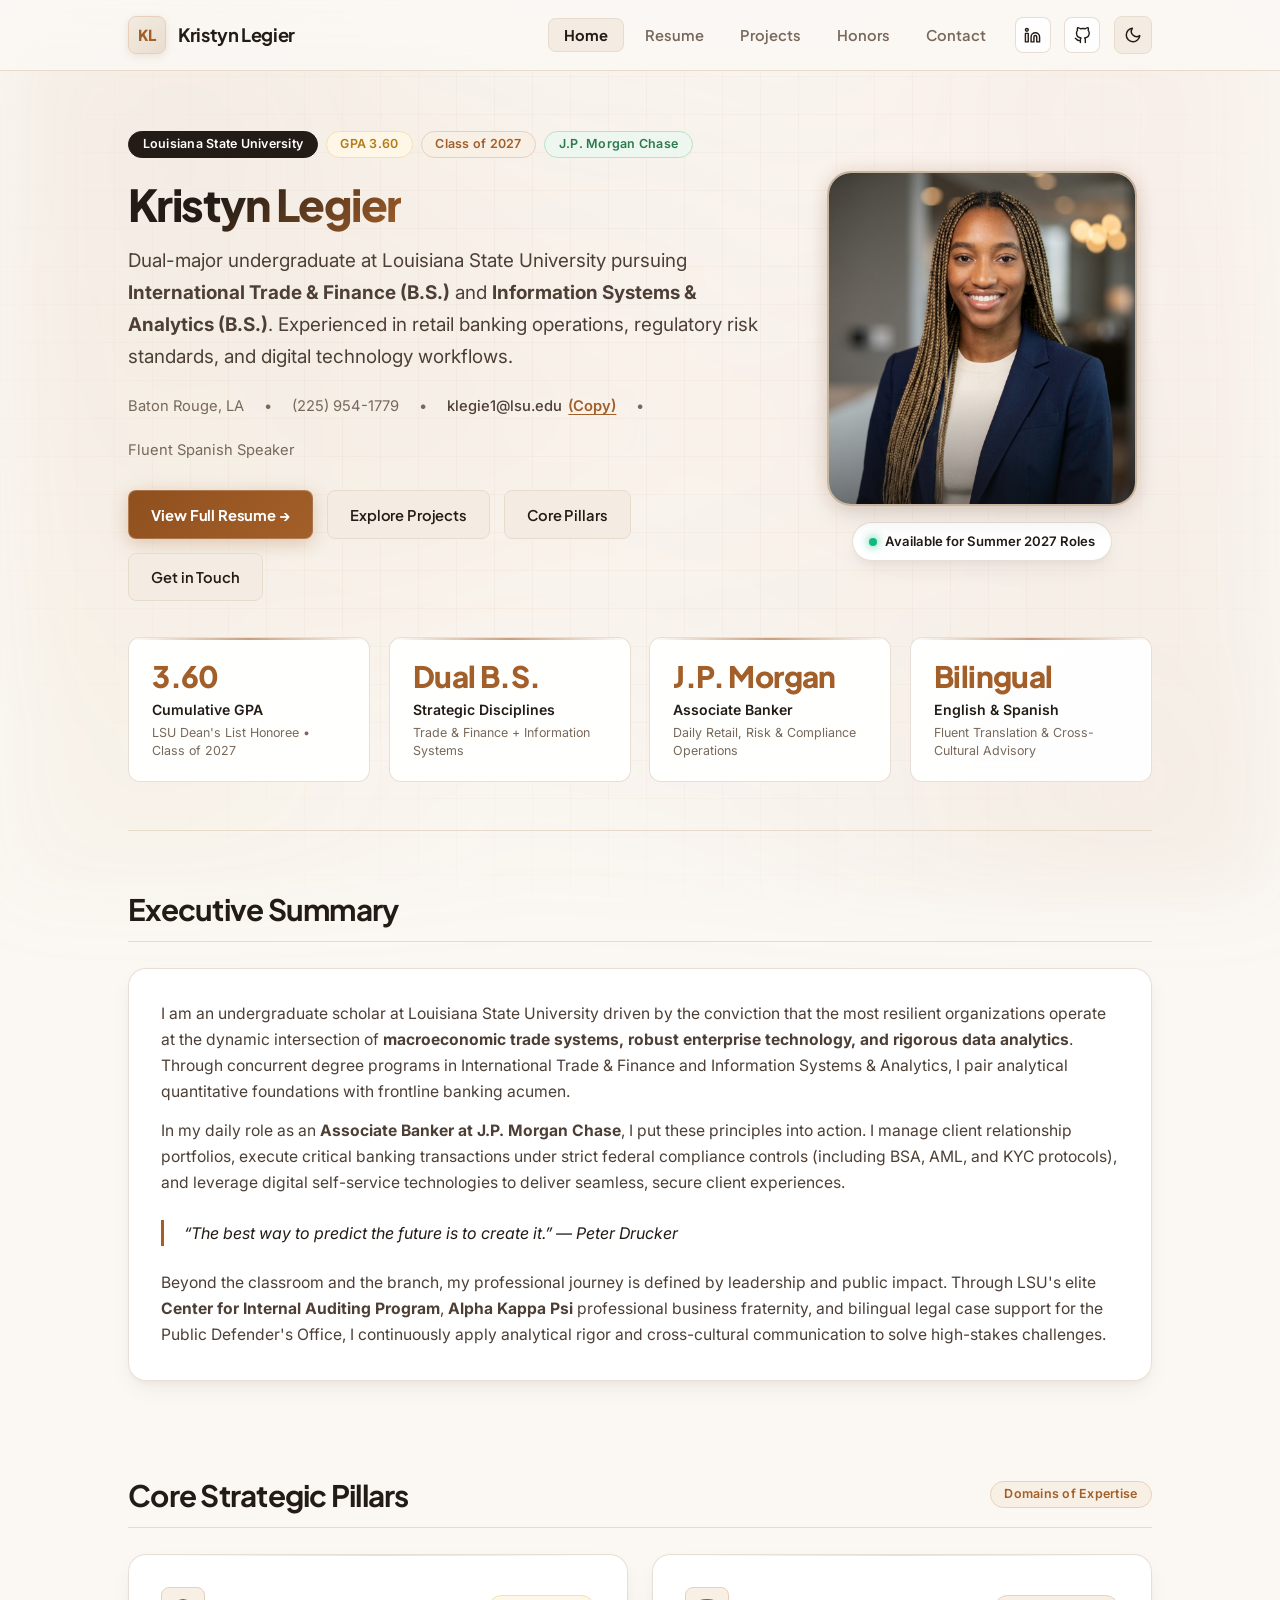
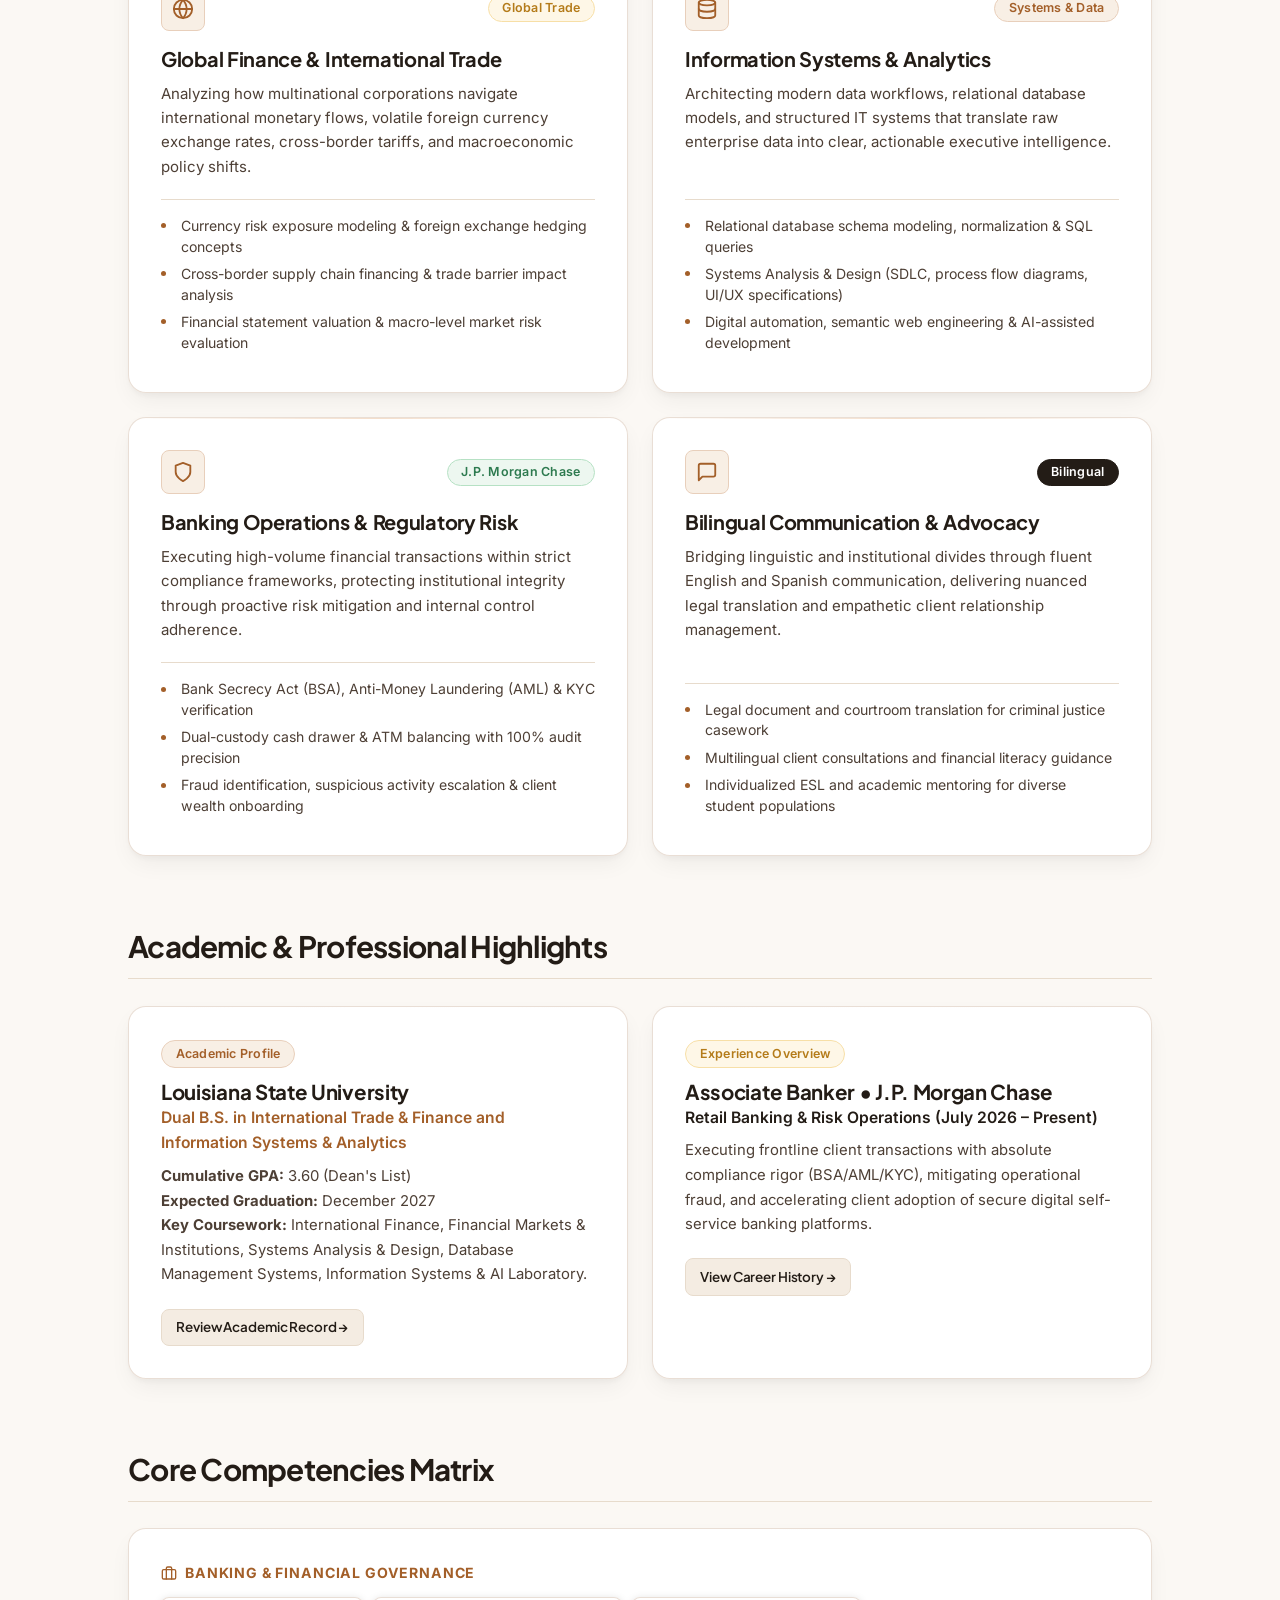
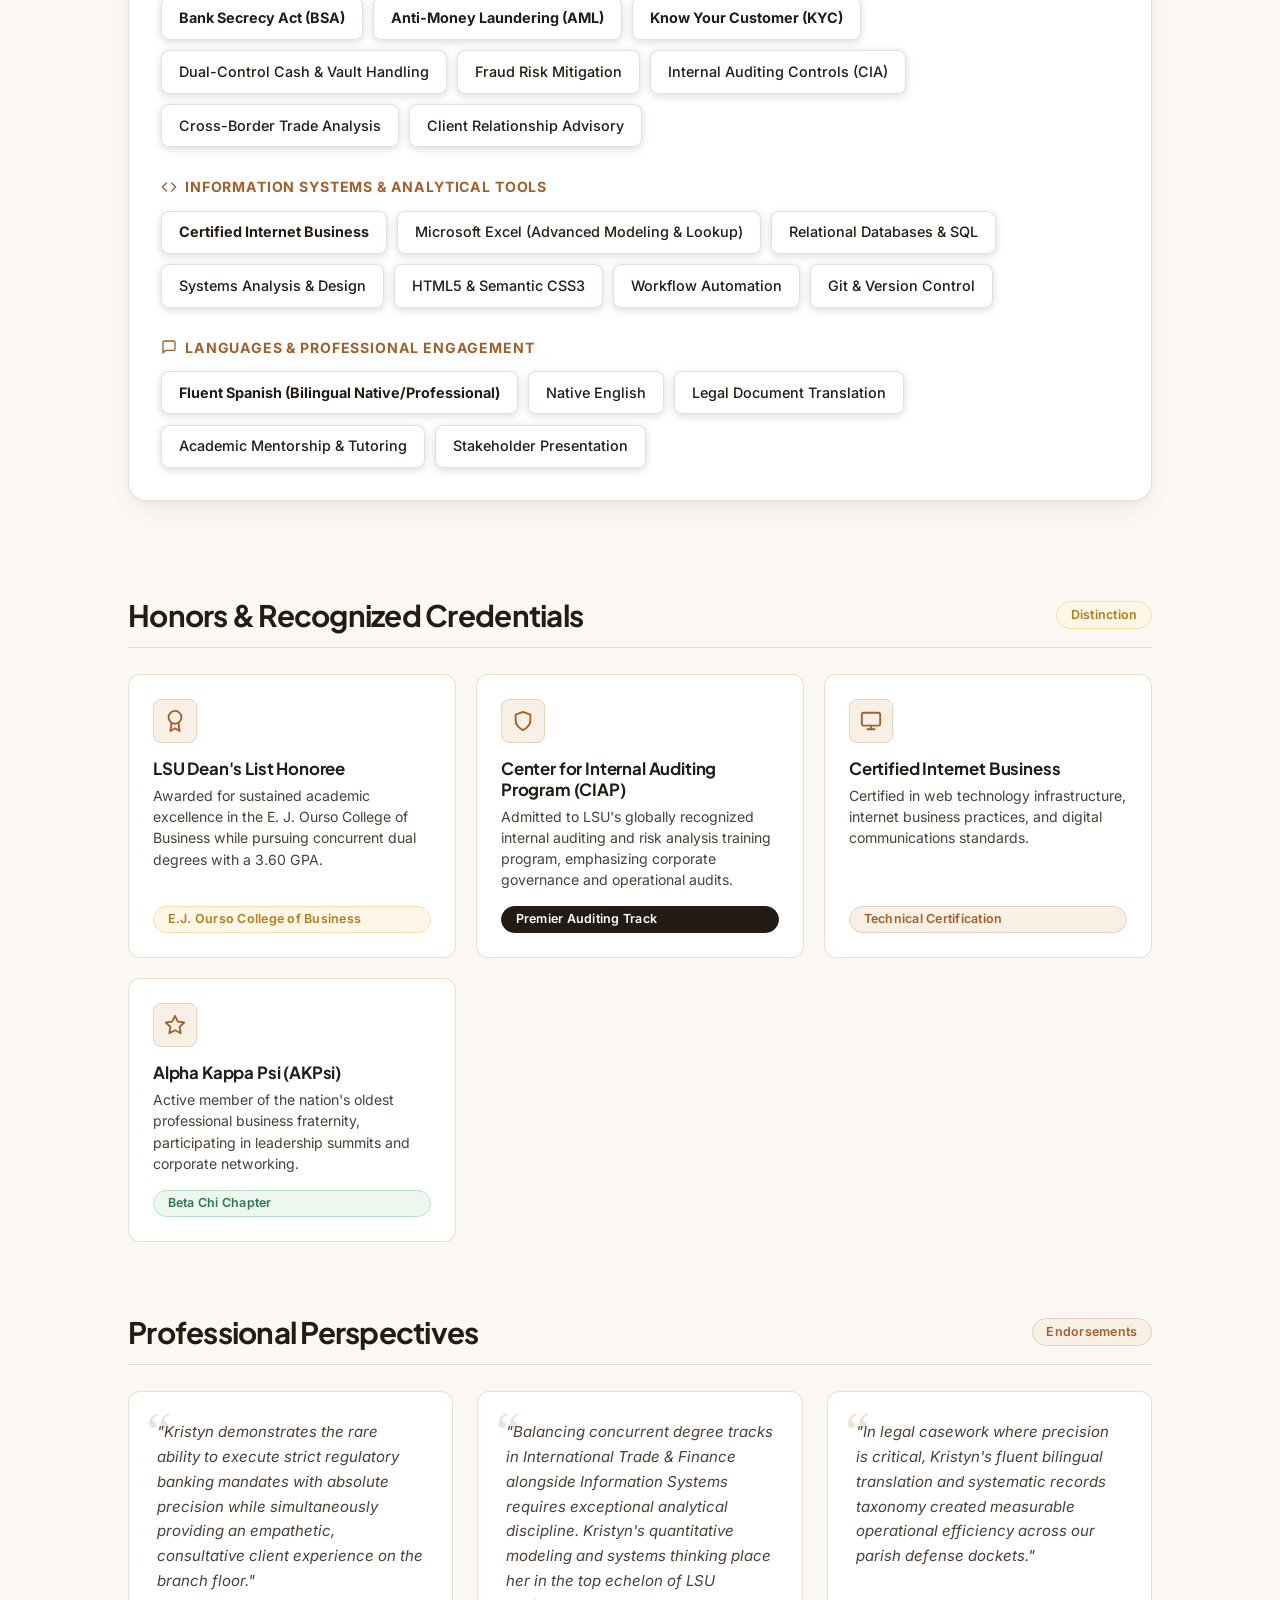
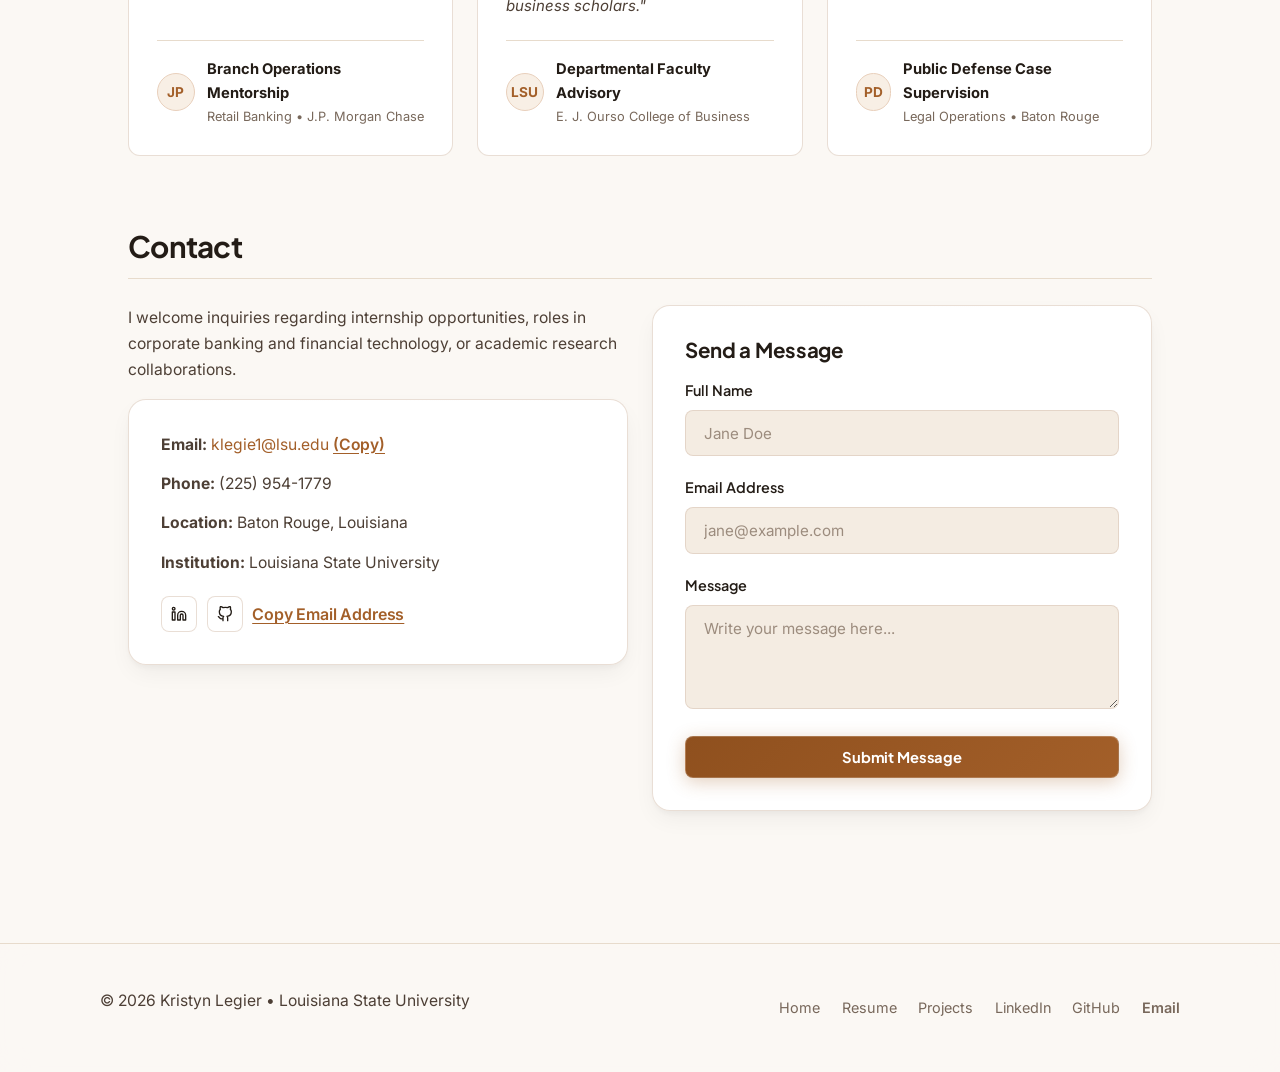
<file: index.html>
<!DOCTYPE html>
<html lang="en">

<head>
    <meta charset="UTF-8">
    <meta name="viewport" content="width=device-width, initial-scale=1.0">
    <meta name="description"
        content="Portfolio of Kristyn Legier - International Trade & Finance and Information Systems & Analytics at Louisiana State University.">
    <title>Kristyn Legier | Portfolio</title>
    <link rel="stylesheet" href="styles.css?v=4">
    <script src="theme.js?v=4"></script>
</head>

<body>

    <!-- Main Navigation -->
    <header class="site-header">
        <div class="nav-container">
            <a href="index.html" class="brand-logo" title="Kristyn Legier Home">
                <span class="logo-badge">KL</span>
                <span class="brand-text">Kristyn Legier</span>
            </a>
            <div class="nav-actions">
                <nav>
                    <ul class="nav-links">
                        <li><a href="index.html" class="nav-link active">Home</a></li>
                        <li><a href="resume.html" class="nav-link">Resume</a></li>
                        <li><a href="project.html" class="nav-link">Projects</a></li>
                        <li><a href="#honors" class="nav-link">Honors</a></li>
                        <li><a href="#contact" class="nav-link">Contact</a></li>
                    </ul>
                </nav>
                <a href="https://www.linkedin.com/in/kristyn-legier" target="_blank" rel="noopener noreferrer" class="social-icon-btn" title="LinkedIn Profile" aria-label="LinkedIn">
                    <svg xmlns="http://www.w3.org/2000/svg" width="17" height="17" viewBox="0 0 24 24" fill="none" stroke="currentColor" stroke-width="2" stroke-linecap="round" stroke-linejoin="round"><path d="M16 8a6 6 0 0 1 6 6v7h-4v-7a2 2 0 0 0-2-2 2 2 0 0 0-2 2v7h-4v-7a6 6 0 0 1 6-6z"></path><rect x="2" y="9" width="4" height="12"></rect><circle cx="4" cy="4" r="2"></circle></svg>
                </a>
                <a href="https://github.com/kristynlegier" target="_blank" rel="noopener noreferrer" class="social-icon-btn" title="GitHub Profile" aria-label="GitHub">
                    <svg xmlns="http://www.w3.org/2000/svg" width="17" height="17" viewBox="0 0 24 24" fill="none" stroke="currentColor" stroke-width="2" stroke-linecap="round" stroke-linejoin="round"><path d="M9 19c-5 1.5-5-2.5-7-3m14 6v-3.87a3.37 3.37 0 0 0-.94-2.61c3.14-.35 6.44-1.54 6.44-7A5.44 5.44 0 0 0 20 4.77 5.07 5.07 0 0 0 19.91 1S18.73.65 16 2.48a13.38 13.38 0 0 0-7 0C6.27.65 5.09 1 5.09 1A5.07 5.07 0 0 0 5 4.77a5.44 5.44 0 0 0-1.5 3.78c0 5.42 3.3 6.61 6.44 7A3.37 3.37 0 0 0 9 18.13V22"></path></svg>
                </a>
                <button id="theme-toggle" class="theme-toggle" aria-label="Toggle theme" title="Toggle dark/light mode">
                    <svg class="sun-icon" xmlns="http://www.w3.org/2000/svg" width="18" height="18" viewBox="0 0 24 24" fill="none" stroke="currentColor" stroke-width="2" stroke-linecap="round" stroke-linejoin="round"><circle cx="12" cy="12" r="5"></circle><line x1="12" y1="1" x2="12" y2="3"></line><line x1="12" y1="21" x2="12" y2="23"></line><line x1="4.22" y1="4.22" x2="5.64" y2="5.64"></line><line x1="18.36" y1="18.36" x2="19.78" y2="19.78"></line><line x1="1" y1="12" x2="3" y2="12"></line><line x1="21" y1="12" x2="23" y2="12"></line><line x1="4.22" y1="19.78" x2="5.64" y2="18.36"></line><line x1="18.36" y1="5.64" x2="19.78" y2="4.22"></line></svg>
                    <svg class="moon-icon" xmlns="http://www.w3.org/2000/svg" width="18" height="18" viewBox="0 0 24 24" fill="none" stroke="currentColor" stroke-width="2" stroke-linecap="round" stroke-linejoin="round"><path d="M21 12.79A9 9 0 1 1 11.21 3 7 7 0 0 0 21 12.79z"></path></svg>
                </button>
            </div>
        </div>
    </header>

    <div class="site-wrapper">
        <!-- Hero Section -->
        <section class="page-header">
            <div class="hero-layout">
                <div>
                    <div style="display: flex; gap: 0.5rem; flex-wrap: wrap; margin-bottom: 1.25rem;">
                        <span class="badge badge-dark">Louisiana State University</span>
                        <span class="badge badge-gold">GPA 3.60</span>
                        <span class="badge badge-primary">Class of 2027</span>
                        <span class="badge badge-emerald">J.P. Morgan Chase</span>
                    </div>
                    <h1>Kristyn Legier</h1>
                    <p class="page-subtitle">
                        Dual-major undergraduate at Louisiana State University pursuing
                        <strong>International Trade &amp; Finance (B.S.)</strong> and
                        <strong>Information Systems &amp; Analytics (B.S.)</strong>. Experienced in retail banking
                        operations, regulatory risk standards, and digital technology workflows.
                    </p>
                    <div class="contact-quickbar">
                        <span>Baton Rouge, LA</span>
                        <span>&bull;</span>
                        <span>(225) 954-1779</span>
                        <span>&bull;</span>
                        <span>
                            <a href="mailto:klegie1@lsu.edu">klegie1@lsu.edu</a>
                            <button type="button" class="copy-email-btn" data-email="klegie1@lsu.edu" title="Copy email address to clipboard">(Copy)</button>
                        </span>
                        <span>&bull;</span>
                        <span>Fluent Spanish Speaker</span>
                    </div>
                    <div class="header-actions">
                        <a href="resume.html" class="btn btn-primary">View Full Resume &rarr;</a>
                        <a href="project.html" class="btn btn-outline">Explore Projects</a>
                        <a href="#pillars" class="btn btn-outline">Core Pillars</a>
                        <a href="#contact" class="btn btn-outline">Get in Touch</a>
                    </div>
                </div>

                <!-- Executive Headshot Card -->
                <div class="hero-photo-wrapper">
                    <div class="hero-photo-card">
                        <img src="headshot.jpg" alt="Kristyn Legier - Executive Portrait" class="hero-photo-img" loading="eager">
                        <div class="hero-photo-overlay"></div>
                    </div>
                    <div class="hero-status-pill">
                        <span class="status-dot"></span>
                        <span>Available for Summer 2027 Roles</span>
                    </div>
                </div>
            </div>

            <!-- Executive Metrics Ribbon -->
            <div class="metrics-ribbon">
                <div class="metric-card">
                    <div class="metric-value">3.60</div>
                    <div class="metric-label">Cumulative GPA</div>
                    <div class="metric-sub">LSU Dean's List Honoree &bull; Class of 2027</div>
                </div>
                <div class="metric-card">
                    <div class="metric-value">Dual B.S.</div>
                    <div class="metric-label">Strategic Disciplines</div>
                    <div class="metric-sub">Trade &amp; Finance + Information Systems</div>
                </div>
                <div class="metric-card">
                    <div class="metric-value">J.P. Morgan</div>
                    <div class="metric-label">Associate Banker</div>
                    <div class="metric-sub">Daily Retail, Risk &amp; Compliance Operations</div>
                </div>
                <div class="metric-card">
                    <div class="metric-value">Bilingual</div>
                    <div class="metric-label">English &amp; Spanish</div>
                    <div class="metric-sub">Fluent Translation &amp; Cross-Cultural Advisory</div>
                </div>
            </div>
        </section>

        <!-- Main Content -->
        <main>
            <!-- About Me Section -->
            <section class="section" id="about">
                <div class="section-title">
                    <h2>Executive Summary</h2>
                </div>
                <div class="card">
                    <p>
                        I am an undergraduate scholar at Louisiana State University driven by the conviction that the most
                        resilient organizations operate at the dynamic intersection of <strong>macroeconomic trade systems,
                        robust enterprise technology, and rigorous data analytics</strong>. Through concurrent degree programs
                        in International Trade &amp; Finance and Information Systems &amp; Analytics, I pair analytical quantitative
                        foundations with frontline banking acumen.
                    </p>
                    <p>
                        In my daily role as an <strong>Associate Banker at J.P. Morgan Chase</strong>, I put these principles
                        into action. I manage client relationship portfolios, execute critical banking transactions under strict
                        federal compliance controls (including BSA, AML, and KYC protocols), and leverage digital self-service
                        technologies to deliver seamless, secure client experiences.
                    </p>
                    <blockquote
                        style="border-left: 3px solid var(--quote-border); padding-left: 1.25rem; margin: 1.5rem 0; font-style: italic; color: var(--text-primary);">
                        &ldquo;The best way to predict the future is to create it.&rdquo; &mdash; Peter Drucker
                    </blockquote>
                    <p>
                        Beyond the classroom and the branch, my professional journey is defined by leadership and public impact.
                        Through LSU's elite <strong>Center for Internal Auditing Program</strong>, <strong>Alpha Kappa Psi</strong>
                        professional business fraternity, and bilingual legal case support for the Public Defender's Office,
                        I continuously apply analytical rigor and cross-cultural communication to solve high-stakes challenges.
                    </p>
                </div>
            </section>

            <!-- Four Core Strategic Pillars Section -->
            <section class="section" id="pillars">
                <div class="section-title">
                    <h2>Core Strategic Pillars</h2>
                    <span class="badge badge-primary">Domains of Expertise</span>
                </div>
                <div class="pillars-grid">
                    <!-- Pillar 1: Global Finance -->
                    <div class="pillar-card">
                        <div class="pillar-header">
                            <div class="pillar-icon-box">
                                <svg xmlns="http://www.w3.org/2000/svg" width="22" height="22" viewBox="0 0 24 24" fill="none" stroke="currentColor" stroke-width="2" stroke-linecap="round" stroke-linejoin="round"><circle cx="12" cy="12" r="10"></circle><line x1="2" y1="12" x2="22" y2="12"></line><path d="M12 2a15.3 15.3 0 0 1 4 10 15.3 15.3 0 0 1-4 10 15.3 15.3 0 0 1-4-10 15.3 15.3 0 0 1 4-10z"></path></svg>
                            </div>
                            <span class="badge badge-gold">Global Trade</span>
                        </div>
                        <h3>Global Finance &amp; International Trade</h3>
                        <p class="pillar-description">
                            Analyzing how multinational corporations navigate international monetary flows, volatile foreign currency exchange rates, cross-border tariffs, and macroeconomic policy shifts.
                        </p>
                        <ul class="pillar-highlights">
                            <li>Currency risk exposure modeling &amp; foreign exchange hedging concepts</li>
                            <li>Cross-border supply chain financing &amp; trade barrier impact analysis</li>
                            <li>Financial statement valuation &amp; macro-level market risk evaluation</li>
                        </ul>
                    </div>

                    <!-- Pillar 2: Information Systems -->
                    <div class="pillar-card">
                        <div class="pillar-header">
                            <div class="pillar-icon-box">
                                <svg xmlns="http://www.w3.org/2000/svg" width="22" height="22" viewBox="0 0 24 24" fill="none" stroke="currentColor" stroke-width="2" stroke-linecap="round" stroke-linejoin="round"><ellipse cx="12" cy="5" rx="9" ry="3"></ellipse><path d="M21 12c0 1.66-4 3-9 3s-9-1.34-9-3"></path><path d="M3 5v14c0 1.66 4 3 9 3s9-1.34 9-3V5"></path></svg>
                            </div>
                            <span class="badge badge-primary">Systems &amp; Data</span>
                        </div>
                        <h3>Information Systems &amp; Analytics</h3>
                        <p class="pillar-description">
                            Architecting modern data workflows, relational database models, and structured IT systems that translate raw enterprise data into clear, actionable executive intelligence.
                        </p>
                        <ul class="pillar-highlights">
                            <li>Relational database schema modeling, normalization &amp; SQL queries</li>
                            <li>Systems Analysis &amp; Design (SDLC, process flow diagrams, UI/UX specifications)</li>
                            <li>Digital automation, semantic web engineering &amp; AI-assisted development</li>
                        </ul>
                    </div>

                    <!-- Pillar 3: Banking & Regulatory Risk -->
                    <div class="pillar-card">
                        <div class="pillar-header">
                            <div class="pillar-icon-box">
                                <svg xmlns="http://www.w3.org/2000/svg" width="22" height="22" viewBox="0 0 24 24" fill="none" stroke="currentColor" stroke-width="2" stroke-linecap="round" stroke-linejoin="round"><path d="M12 22s8-4 8-10V5l-8-3-8 3v7c0 6 8 10 8 10z"></path></svg>
                            </div>
                            <span class="badge badge-emerald">J.P. Morgan Chase</span>
                        </div>
                        <h3>Banking Operations &amp; Regulatory Risk</h3>
                        <p class="pillar-description">
                            Executing high-volume financial transactions within strict compliance frameworks, protecting institutional integrity through proactive risk mitigation and internal control adherence.
                        </p>
                        <ul class="pillar-highlights">
                            <li>Bank Secrecy Act (BSA), Anti-Money Laundering (AML) &amp; KYC verification</li>
                            <li>Dual-custody cash drawer &amp; ATM balancing with 100% audit precision</li>
                            <li>Fraud identification, suspicious activity escalation &amp; client wealth onboarding</li>
                        </ul>
                    </div>

                    <!-- Pillar 4: Multilingual & Cultural Outreach -->
                    <div class="pillar-card">
                        <div class="pillar-header">
                            <div class="pillar-icon-box">
                                <svg xmlns="http://www.w3.org/2000/svg" width="22" height="22" viewBox="0 0 24 24" fill="none" stroke="currentColor" stroke-width="2" stroke-linecap="round" stroke-linejoin="round"><path d="M21 15a2 2 0 0 1-2 2H7l-4 4V5a2 2 0 0 1 2-2h14a2 2 0 0 1 2 2z"></path></svg>
                            </div>
                            <span class="badge badge-dark">Bilingual</span>
                        </div>
                        <h3>Bilingual Communication &amp; Advocacy</h3>
                        <p class="pillar-description">
                            Bridging linguistic and institutional divides through fluent English and Spanish communication, delivering nuanced legal translation and empathetic client relationship management.
                        </p>
                        <ul class="pillar-highlights">
                            <li>Legal document and courtroom translation for criminal justice casework</li>
                            <li>Multilingual client consultations and financial literacy guidance</li>
                            <li>Individualized ESL and academic mentoring for diverse student populations</li>
                        </ul>
                    </div>
                </div>
            </section>

            <!-- Academic & Career Highlights -->
            <section class="section">
                <div class="section-title">
                    <h2>Academic &amp; Professional Highlights</h2>
                </div>
                <div class="grid-2">
                    <!-- Academic Card -->
                    <div class="card" style="margin-bottom: 0;">
                        <span class="badge badge-primary" style="margin-bottom: 0.75rem;">Academic Profile</span>
                        <h3>Louisiana State University</h3>
                        <p style="font-weight: 600; color: var(--primary); margin-bottom: 0.5rem;">
                            Dual B.S. in International Trade &amp; Finance and Information Systems &amp; Analytics
                        </p>
                        <p style="font-size: 0.93rem;">
                            <strong>Cumulative GPA:</strong> 3.60 (Dean's List)<br>
                            <strong>Expected Graduation:</strong> December 2027<br>
                            <strong>Key Coursework:</strong> International Finance, Financial Markets &amp; Institutions, Systems Analysis
                            &amp; Design, Database Management Systems, Information Systems &amp; AI Laboratory.
                        </p>
                        <a href="resume.html#education" class="btn btn-sm btn-outline"
                            style="margin-top: 0.5rem;">Review Academic Record &rarr;</a>
                    </div>

                    <!-- Experience Snapshot -->
                    <div class="card" style="margin-bottom: 0;">
                        <span class="badge badge-gold" style="margin-bottom: 0.75rem;">Experience Overview</span>
                        <h3>Associate Banker &bull; J.P. Morgan Chase</h3>
                        <p style="font-weight: 600; color: var(--text-primary); margin-bottom: 0.5rem;">
                            Retail Banking &amp; Risk Operations (July 2026 &ndash; Present)
                        </p>
                        <p style="font-size: 0.93rem;">
                            Executing frontline client transactions with absolute compliance rigor (BSA/AML/KYC), mitigating operational fraud, and accelerating client adoption of secure digital self-service banking platforms.
                        </p>
                        <a href="resume.html#experience" class="btn btn-sm btn-outline" style="margin-top: 0.5rem;">View
                            Career History &rarr;</a>
                    </div>
                </div>
            </section>

            <!-- Skills & Competencies -->
            <section class="section" id="skills">
                <div class="section-title">
                    <h2>Core Competencies Matrix</h2>
                </div>
                <div class="card">
                    <div class="competency-group">
                        <div class="competency-group-title">
                            <svg xmlns="http://www.w3.org/2000/svg" width="16" height="16" viewBox="0 0 24 24" fill="none" stroke="currentColor" stroke-width="2" stroke-linecap="round" stroke-linejoin="round"><rect x="2" y="7" width="20" height="14" rx="2" ry="2"></rect><path d="M16 21V5a2 2 0 0 0-2-2h-4a2 2 0 0 0-2 2v16"></path></svg>
                            Banking &amp; Financial Governance
                        </div>
                        <div class="skills-container">
                            <span class="skill-pill"><strong>Bank Secrecy Act (BSA)</strong></span>
                            <span class="skill-pill"><strong>Anti-Money Laundering (AML)</strong></span>
                            <span class="skill-pill"><strong>Know Your Customer (KYC)</strong></span>
                            <span class="skill-pill">Dual-Control Cash &amp; Vault Handling</span>
                            <span class="skill-pill">Fraud Risk Mitigation</span>
                            <span class="skill-pill">Internal Auditing Controls (CIA)</span>
                            <span class="skill-pill">Cross-Border Trade Analysis</span>
                            <span class="skill-pill">Client Relationship Advisory</span>
                        </div>
                    </div>

                    <div class="competency-group">
                        <div class="competency-group-title">
                            <svg xmlns="http://www.w3.org/2000/svg" width="16" height="16" viewBox="0 0 24 24" fill="none" stroke="currentColor" stroke-width="2" stroke-linecap="round" stroke-linejoin="round"><polyline points="16 18 22 12 16 6"></polyline><polyline points="8 6 2 12 8 18"></polyline></svg>
                            Information Systems &amp; Analytical Tools
                        </div>
                        <div class="skills-container">
                            <span class="skill-pill"><strong>Certified Internet Business</strong></span>
                            <span class="skill-pill">Microsoft Excel (Advanced Modeling &amp; Lookup)</span>
                            <span class="skill-pill">Relational Databases &amp; SQL</span>
                            <span class="skill-pill">Systems Analysis &amp; Design</span>
                            <span class="skill-pill">HTML5 &amp; Semantic CSS3</span>
                            <span class="skill-pill">Workflow Automation</span>
                            <span class="skill-pill">Git &amp; Version Control</span>
                        </div>
                    </div>

                    <div class="competency-group">
                        <div class="competency-group-title">
                            <svg xmlns="http://www.w3.org/2000/svg" width="16" height="16" viewBox="0 0 24 24" fill="none" stroke="currentColor" stroke-width="2" stroke-linecap="round" stroke-linejoin="round"><path d="M21 15a2 2 0 0 1-2 2H7l-4 4V5a2 2 0 0 1 2-2h14a2 2 0 0 1 2 2z"></path></svg>
                            Languages &amp; Professional Engagement
                        </div>
                        <div class="skills-container">
                            <span class="skill-pill"><strong>Fluent Spanish (Bilingual Native/Professional)</strong></span>
                            <span class="skill-pill">Native English</span>
                            <span class="skill-pill">Legal Document Translation</span>
                            <span class="skill-pill">Academic Mentorship &amp; Tutoring</span>
                            <span class="skill-pill">Stakeholder Presentation</span>
                        </div>
                    </div>
                </div>
            </section>

            <!-- Honors & Leadership Credentials -->
            <section class="section" id="honors">
                <div class="section-title">
                    <h2>Honors &amp; Recognized Credentials</h2>
                    <span class="badge badge-gold">Distinction</span>
                </div>
                <div class="honors-grid">
                    <div class="honor-card">
                        <div class="honor-icon">
                            <svg xmlns="http://www.w3.org/2000/svg" width="22" height="22" viewBox="0 0 24 24" fill="none" stroke="currentColor" stroke-width="2" stroke-linecap="round" stroke-linejoin="round"><circle cx="12" cy="8" r="7"></circle><polyline points="8.21 13.89 7 23 12 20 17 23 15.79 13.88"></polyline></svg>
                        </div>
                        <h4>LSU Dean's List Honoree</h4>
                        <p>Awarded for sustained academic excellence in the E. J. Ourso College of Business while pursuing concurrent dual degrees with a 3.60 GPA.</p>
                        <span class="badge badge-gold">E.J. Ourso College of Business</span>
                    </div>

                    <div class="honor-card">
                        <div class="honor-icon">
                            <svg xmlns="http://www.w3.org/2000/svg" width="22" height="22" viewBox="0 0 24 24" fill="none" stroke="currentColor" stroke-width="2" stroke-linecap="round" stroke-linejoin="round"><path d="M12 22s8-4 8-10V5l-8-3-8 3v7c0 6 8 10 8 10z"></path></svg>
                        </div>
                        <h4>Center for Internal Auditing Program (CIAP)</h4>
                        <p>Admitted to LSU's globally recognized internal auditing and risk analysis training program, emphasizing corporate governance and operational audits.</p>
                        <span class="badge badge-dark">Premier Auditing Track</span>
                    </div>

                    <div class="honor-card">
                        <div class="honor-icon">
                            <svg xmlns="http://www.w3.org/2000/svg" width="22" height="22" viewBox="0 0 24 24" fill="none" stroke="currentColor" stroke-width="2" stroke-linecap="round" stroke-linejoin="round"><rect x="2" y="3" width="20" height="14" rx="2" ry="2"></rect><line x1="8" y1="21" x2="16" y2="21"></line><line x1="12" y1="17" x2="12" y2="21"></line></svg>
                        </div>
                        <h4>Certified Internet Business</h4>
                        <p>Certified in web technology infrastructure, internet business practices, and digital communications standards.</p>
                        <span class="badge badge-primary">Technical Certification</span>
                    </div>

                    <div class="honor-card">
                        <div class="honor-icon">
                            <svg xmlns="http://www.w3.org/2000/svg" width="22" height="22" viewBox="0 0 24 24" fill="none" stroke="currentColor" stroke-width="2" stroke-linecap="round" stroke-linejoin="round"><polygon points="12 2 15.09 8.26 22 9.27 17 14.14 18.18 21.02 12 17.77 5.82 21.02 7 14.14 2 9.27 8.91 8.26 12 2"></polygon></svg>
                        </div>
                        <h4>Alpha Kappa Psi (AKPsi)</h4>
                        <p>Active member of the nation's oldest professional business fraternity, participating in leadership summits and corporate networking.</p>
                        <span class="badge badge-emerald">Beta Chi Chapter</span>
                    </div>
                </div>
            </section>

            <!-- Professional Endorsements & Perspectives -->
            <section class="section" id="endorsements">
                <div class="section-title">
                    <h2>Professional Perspectives</h2>
                    <span class="badge badge-primary">Endorsements</span>
                </div>
                <div class="testimonials-grid">
                    <div class="testimonial-card">
                        <p class="testimonial-text">
                            "Kristyn demonstrates the rare ability to execute strict regulatory banking mandates with absolute precision while simultaneously providing an empathetic, consultative client experience on the branch floor."
                        </p>
                        <div class="testimonial-author">
                            <div class="author-avatar">JP</div>
                            <div>
                                <div class="author-name">Branch Operations Mentorship</div>
                                <div class="author-role">Retail Banking &bull; J.P. Morgan Chase</div>
                            </div>
                        </div>
                    </div>

                    <div class="testimonial-card">
                        <p class="testimonial-text">
                            "Balancing concurrent degree tracks in International Trade &amp; Finance alongside Information Systems requires exceptional analytical discipline. Kristyn's quantitative modeling and systems thinking place her in the top echelon of LSU business scholars."
                        </p>
                        <div class="testimonial-author">
                            <div class="author-avatar">LSU</div>
                            <div>
                                <div class="author-name">Departmental Faculty Advisory</div>
                                <div class="author-role">E. J. Ourso College of Business</div>
                            </div>
                        </div>
                    </div>

                    <div class="testimonial-card">
                        <p class="testimonial-text">
                            "In legal casework where precision is critical, Kristyn's fluent bilingual translation and systematic records taxonomy created measurable operational efficiency across our parish defense dockets."
                        </p>
                        <div class="testimonial-author">
                            <div class="author-avatar">PD</div>
                            <div>
                                <div class="author-name">Public Defense Case Supervision</div>
                                <div class="author-role">Legal Operations &bull; Baton Rouge</div>
                            </div>
                        </div>
                    </div>
                </div>
            </section>

            <!-- Contact Section -->
            <section class="section" id="contact">
                <div class="section-title">
                    <h2>Contact</h2>
                </div>
                <div class="grid-2">
                    <div>
                        <p>
                            I welcome inquiries regarding internship opportunities, roles in corporate banking and
                            financial technology, or academic research collaborations.
                        </p>
                        <div class="card" style="margin-top: 1rem;">
                            <p><strong>Email:</strong> <a href="mailto:klegie1@lsu.edu">klegie1@lsu.edu</a> <button type="button" class="copy-email-btn" data-email="klegie1@lsu.edu" title="Copy email address to clipboard">(Copy)</button></p>
                            <p><strong>Phone:</strong> (225) 954-1779</p>
                            <p><strong>Location:</strong> Baton Rouge, Louisiana</p>
                            <p><strong>Institution:</strong> Louisiana State University</p>
                            <div style="display: flex; gap: 0.6rem; margin-top: 1.25rem;">
                                <a href="https://www.linkedin.com/in/kristyn-legier" target="_blank" rel="noopener noreferrer" class="social-icon-btn" title="LinkedIn Profile" aria-label="LinkedIn">
                                    <svg xmlns="http://www.w3.org/2000/svg" width="16" height="16" viewBox="0 0 24 24" fill="none" stroke="currentColor" stroke-width="2" stroke-linecap="round" stroke-linejoin="round"><path d="M16 8a6 6 0 0 1 6 6v7h-4v-7a2 2 0 0 0-2-2 2 2 0 0 0-2 2v7h-4v-7a6 6 0 0 1 6-6z"></path><rect x="2" y="9" width="4" height="12"></rect><circle cx="4" cy="4" r="2"></circle></svg>
                                </a>
                                <a href="https://github.com/kristynlegier" target="_blank" rel="noopener noreferrer" class="social-icon-btn" title="GitHub Profile" aria-label="GitHub">
                                    <svg xmlns="http://www.w3.org/2000/svg" width="16" height="16" viewBox="0 0 24 24" fill="none" stroke="currentColor" stroke-width="2" stroke-linecap="round" stroke-linejoin="round"><path d="M9 19c-5 1.5-5-2.5-7-3m14 6v-3.87a3.37 3.37 0 0 0-.94-2.61c3.14-.35 6.44-1.54 6.44-7A5.44 5.44 0 0 0 20 4.77 5.07 5.07 0 0 0 19.91 1S18.73.65 16 2.48a13.38 13.38 0 0 0-7 0C6.27.65 5.09 1 5.09 1A5.07 5.07 0 0 0 5 4.77a5.44 5.44 0 0 0-1.5 3.78c0 5.42 3.3 6.61 6.44 7A3.37 3.37 0 0 0 9 18.13V22"></path></svg>
                                </a>
                                <button type="button" class="btn btn-sm btn-outline copy-email-btn" data-email="klegie1@lsu.edu">
                                    Copy Email Address
                                </button>
                            </div>
                        </div>
                    </div>

                    <div class="card">
                        <h3 style="margin-bottom: 1rem;">Send a Message</h3>
                        <form action="mailto:klegie1@lsu.edu" method="post" enctype="text/plain">
                            <div class="form-group">
                                <label for="name" class="form-label">Full Name</label>
                                <input type="text" id="name" name="name" class="form-input" required
                                    placeholder="Jane Doe">
                            </div>
                            <div class="form-group">
                                <label for="email" class="form-label">Email Address</label>
                                <input type="email" id="email" name="email" class="form-input" required
                                    placeholder="jane@example.com">
                            </div>
                            <div class="form-group">
                                <label for="message" class="form-label">Message</label>
                                <textarea id="message" name="message" class="form-textarea" rows="4" required
                                    placeholder="Write your message here..."></textarea>
                            </div>
                            <button type="submit" class="btn btn-primary" style="width: 100%;">Submit Message</button>
                        </form>
                    </div>
                </div>
            </section>
        </main>
    </div>

    <!-- Footer -->
    <footer class="site-footer">
        <div class="footer-content">
            <p>&copy; 2026 Kristyn Legier &bull; Louisiana State University</p>
            <ul class="footer-links">
                <li><a href="index.html">Home</a></li>
                <li><a href="resume.html">Resume</a></li>
                <li><a href="project.html">Projects</a></li>
                <li><a href="https://www.linkedin.com/in/kristyn-legier" target="_blank" rel="noopener noreferrer">LinkedIn</a></li>
                <li><a href="https://github.com/kristynlegier" target="_blank" rel="noopener noreferrer">GitHub</a></li>
                <li><button type="button" class="copy-email-btn" data-email="klegie1@lsu.edu" style="color: inherit; text-decoration: none;">Email</button></li>
            </ul>
        </div>
    </footer>

</body>

</html>
</file>
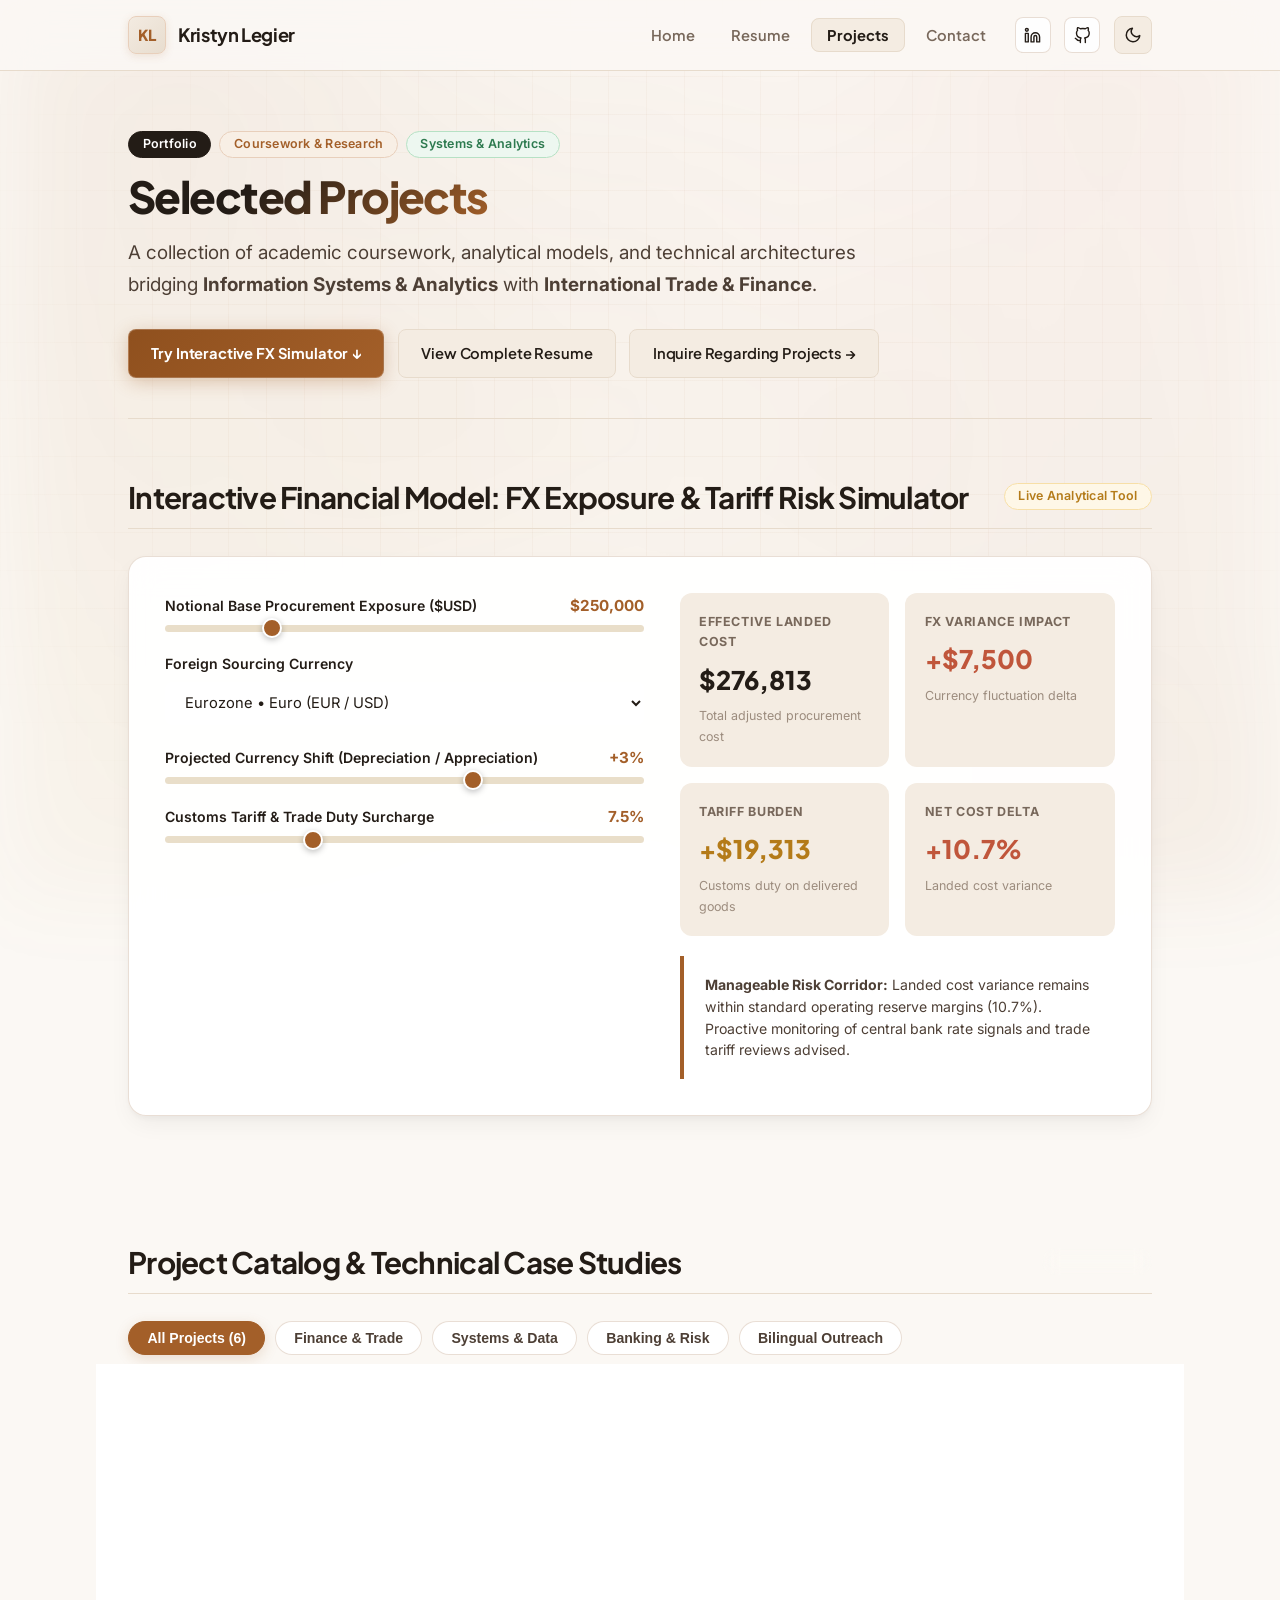
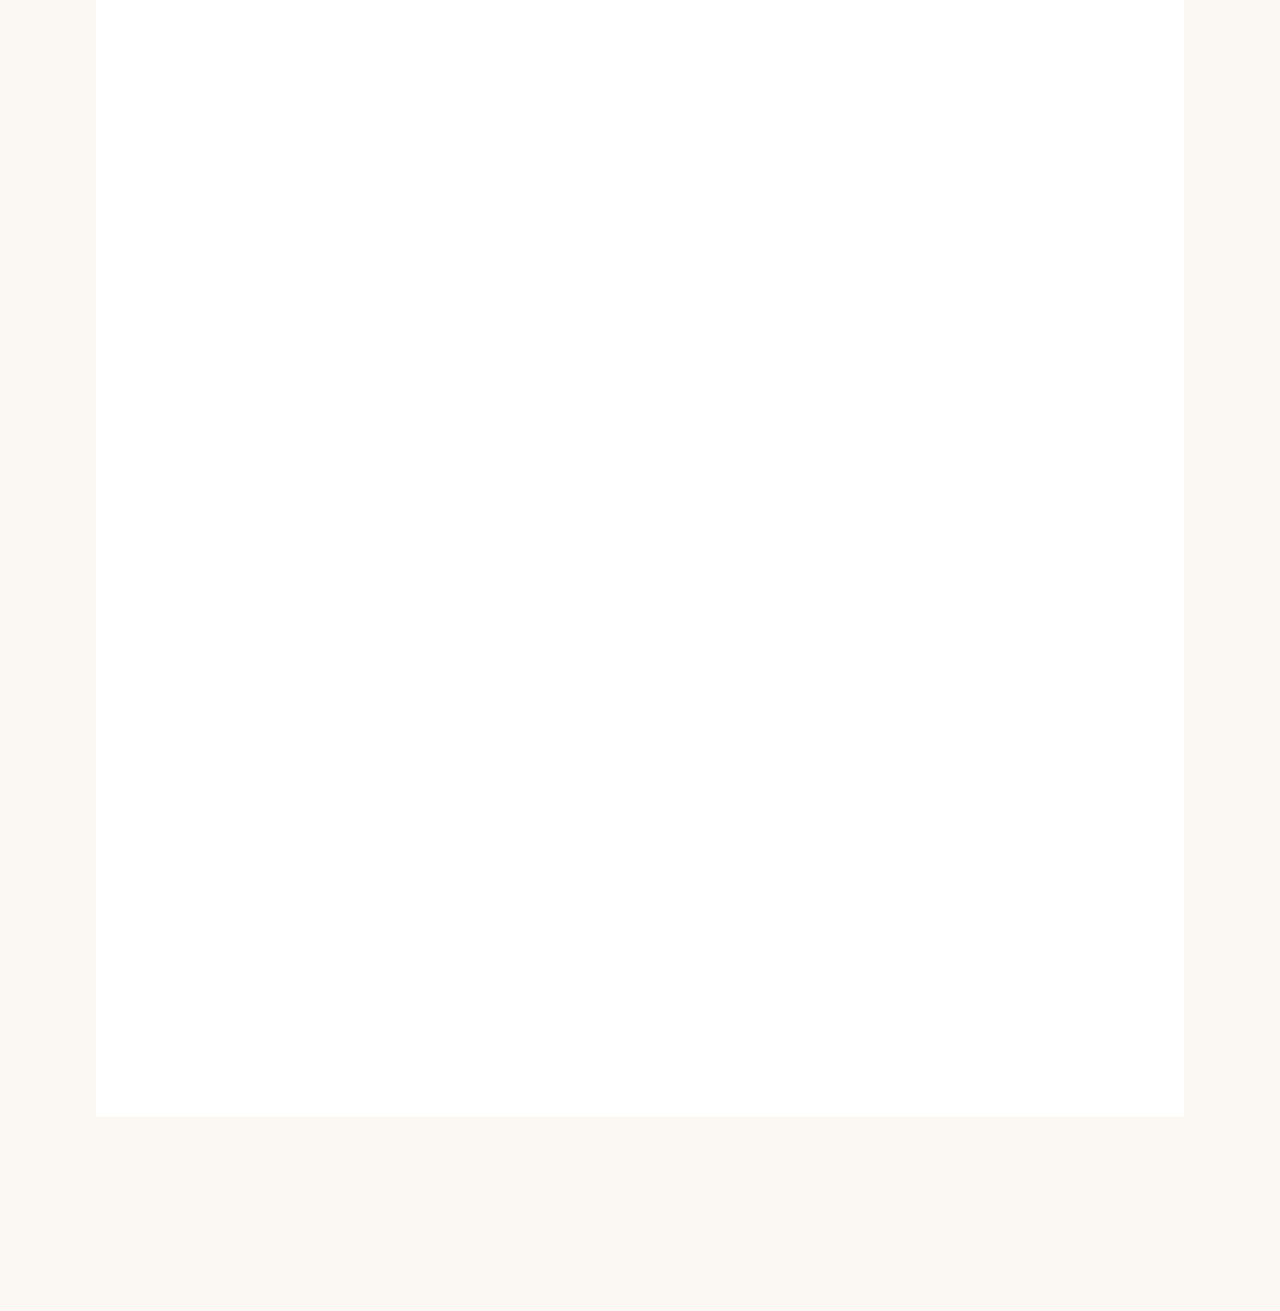
<file: project.html>
<!DOCTYPE html>
<html lang="en">
<head>
    <meta charset="UTF-8">
    <meta name="viewport" content="width=device-width, initial-scale=1.0">
    <meta name="description" content="Projects Portfolio of Kristyn Legier - Showcasing work in Information Systems, Financial Analytics, International Trade, and Systems Design.">
    <title>Projects | Kristyn Legier</title>
    <link rel="stylesheet" href="styles.css?v=4">
    <script src="theme.js?v=4"></script>
</head>
<body>

    <!-- Main Navigation -->
    <header class="site-header">
        <div class="nav-container">
            <a href="index.html" class="brand-logo" title="Kristyn Legier Home">
                <span class="logo-badge">KL</span>
                <span class="brand-text">Kristyn Legier</span>
            </a>
            <div class="nav-actions">
                <nav>
                    <ul class="nav-links">
                        <li><a href="index.html" class="nav-link">Home</a></li>
                        <li><a href="resume.html" class="nav-link">Resume</a></li>
                        <li><a href="project.html" class="nav-link active">Projects</a></li>
                        <li><a href="index.html#contact" class="nav-link">Contact</a></li>
                    </ul>
                </nav>
                <a href="https://www.linkedin.com/in/kristyn-legier" target="_blank" rel="noopener noreferrer" class="social-icon-btn" title="LinkedIn Profile" aria-label="LinkedIn">
                    <svg xmlns="http://www.w3.org/2000/svg" width="17" height="17" viewBox="0 0 24 24" fill="none" stroke="currentColor" stroke-width="2" stroke-linecap="round" stroke-linejoin="round"><path d="M16 8a6 6 0 0 1 6 6v7h-4v-7a2 2 0 0 0-2-2 2 2 0 0 0-2 2v7h-4v-7a6 6 0 0 1 6-6z"></path><rect x="2" y="9" width="4" height="12"></rect><circle cx="4" cy="4" r="2"></circle></svg>
                </a>
                <a href="https://github.com/kristynlegier" target="_blank" rel="noopener noreferrer" class="social-icon-btn" title="GitHub Profile" aria-label="GitHub">
                    <svg xmlns="http://www.w3.org/2000/svg" width="17" height="17" viewBox="0 0 24 24" fill="none" stroke="currentColor" stroke-width="2" stroke-linecap="round" stroke-linejoin="round"><path d="M9 19c-5 1.5-5-2.5-7-3m14 6v-3.87a3.37 3.37 0 0 0-.94-2.61c3.14-.35 6.44-1.54 6.44-7A5.44 5.44 0 0 0 20 4.77 5.07 5.07 0 0 0 19.91 1S18.73.65 16 2.48a13.38 13.38 0 0 0-7 0C6.27.65 5.09 1 5.09 1A5.07 5.07 0 0 0 5 4.77a5.44 5.44 0 0 0-1.5 3.78c0 5.42 3.3 6.61 6.44 7A3.37 3.37 0 0 0 9 18.13V22"></path></svg>
                </a>
                <button id="theme-toggle" class="theme-toggle" aria-label="Toggle theme" title="Toggle dark/light mode">
                    <svg class="sun-icon" xmlns="http://www.w3.org/2000/svg" width="18" height="18" viewBox="0 0 24 24" fill="none" stroke="currentColor" stroke-width="2" stroke-linecap="round" stroke-linejoin="round"><circle cx="12" cy="12" r="5"></circle><line x1="12" y1="1" x2="12" y2="3"></line><line x1="12" y1="21" x2="12" y2="23"></line><line x1="4.22" y1="4.22" x2="5.64" y2="5.64"></line><line x1="18.36" y1="18.36" x2="19.78" y2="19.78"></line><line x1="1" y1="12" x2="3" y2="12"></line><line x1="21" y1="12" x2="23" y2="12"></line><line x1="4.22" y1="19.78" x2="5.64" y2="18.36"></line><line x1="18.36" y1="5.64" x2="19.78" y2="4.22"></line></svg>
                    <svg class="moon-icon" xmlns="http://www.w3.org/2000/svg" width="18" height="18" viewBox="0 0 24 24" fill="none" stroke="currentColor" stroke-width="2" stroke-linecap="round" stroke-linejoin="round"><path d="M21 12.79A9 9 0 1 1 11.21 3 7 7 0 0 0 21 12.79z"></path></svg>
                </button>
            </div>
        </div>
    </header>

    <div class="site-wrapper">
        <!-- Page Header -->
        <div class="page-header">
            <div style="display: flex; gap: 0.5rem; flex-wrap: wrap; margin-bottom: 0.75rem;">
                <span class="badge badge-dark">Portfolio</span>
                <span class="badge badge-primary">Coursework &amp; Research</span>
                <span class="badge badge-emerald">Systems &amp; Analytics</span>
            </div>
            <h1>Selected Projects</h1>
            <p class="page-subtitle">
                A collection of academic coursework, analytical models, and technical architectures bridging 
                <strong>Information Systems &amp; Analytics</strong> with <strong>International Trade &amp; Finance</strong>.
            </p>
            <div class="header-actions">
                <a href="#simulator" class="btn btn-primary">Try Interactive FX Simulator &darr;</a>
                <a href="resume.html" class="btn btn-outline">View Complete Resume</a>
                <a href="mailto:klegie1@lsu.edu" class="btn btn-outline">Inquire Regarding Projects &rarr;</a>
            </div>
        </div>

        <!-- Interactive FX & Tariff Risk Simulator -->
        <section class="section" id="simulator">
            <div class="section-title">
                <h2>Interactive Financial Model: FX Exposure &amp; Tariff Risk Simulator</h2>
                <span class="badge badge-gold">Live Analytical Tool</span>
            </div>
            <div class="simulator-container">
                <form id="fx-simulator-form" onsubmit="return false;">
                    <div class="sim-grid">
                        <!-- Controls Column -->
                        <div class="sim-controls">
                            <div class="sim-control-group">
                                <div class="sim-label-row">
                                    <label for="sim-exposure">Notional Base Procurement Exposure ($USD)</label>
                                    <span id="sim-exposure-val" class="sim-value-tag">$250,000</span>
                                </div>
                                <input type="range" id="sim-exposure" class="sim-slider" min="50000" max="1000000" step="25000" value="250000">
                            </div>

                            <div class="sim-control-group">
                                <div class="sim-label-row">
                                    <label for="sim-currency">Foreign Sourcing Currency</label>
                                </div>
                                <select id="sim-currency" class="sim-select">
                                    <option value="EUR">Eurozone &bull; Euro (EUR / USD)</option>
                                    <option value="MXN">Mexico &bull; Mexican Peso (MXN / USD)</option>
                                    <option value="CAD">Canada &bull; Canadian Dollar (CAD / USD)</option>
                                    <option value="JPY">Japan &bull; Japanese Yen (JPY / USD)</option>
                                    <option value="GBP">United Kingdom &bull; British Pound (GBP / USD)</option>
                                </select>
                            </div>

                            <div class="sim-control-group">
                                <div class="sim-label-row">
                                    <label for="sim-shift">Projected Currency Shift (Depreciation / Appreciation)</label>
                                    <span id="sim-shift-val" class="sim-value-tag">+3%</span>
                                </div>
                                <input type="range" id="sim-shift" class="sim-slider" min="-10" max="10" step="0.5" value="3">
                            </div>

                            <div class="sim-control-group">
                                <div class="sim-label-row">
                                    <label for="sim-tariff">Customs Tariff &amp; Trade Duty Surcharge</label>
                                    <span id="sim-tariff-val" class="sim-value-tag">7.5%</span>
                                </div>
                                <input type="range" id="sim-tariff" class="sim-slider" min="0" max="25" step="0.5" value="7.5">
                            </div>
                        </div>

                        <!-- Results Dashboard Column -->
                        <div class="sim-results">
                            <div class="kpi-grid">
                                <div class="kpi-box">
                                    <div class="kpi-lbl">Effective Landed Cost</div>
                                    <div id="sim-res-landed" class="kpi-num">$276,813</div>
                                    <div class="kpi-sub">Total adjusted procurement cost</div>
                                </div>
                                <div class="kpi-box">
                                    <div class="kpi-lbl">FX Variance Impact</div>
                                    <div id="sim-res-fx-delta" class="kpi-num" style="color: var(--accent-terracotta);">+$7,500</div>
                                    <div class="kpi-sub">Currency fluctuation delta</div>
                                </div>
                                <div class="kpi-box">
                                    <div class="kpi-lbl">Tariff Burden</div>
                                    <div id="sim-res-tariff-burden" class="kpi-num" style="color: var(--accent-gold);">+$19,313</div>
                                    <div class="kpi-sub">Customs duty on delivered goods</div>
                                </div>
                                <div class="kpi-box">
                                    <div class="kpi-lbl">Net Cost Delta</div>
                                    <div id="sim-res-margin-delta" class="kpi-num" style="color: var(--accent-terracotta);">+10.7%</div>
                                    <div class="kpi-sub">Landed cost variance</div>
                                </div>
                            </div>

                            <div class="sim-commentary-box" id="sim-commentary">
                                <strong>Analytical Note:</strong> Simultaneous currency appreciation and customs tariff duty compound baseline procurement cost. Forward FX contracts hedging at least 70% of notional volume are advised to stabilize gross margin corridors.
                            </div>
                        </div>
                    </div>
                </form>
            </div>
        </section>

        <!-- Projects Grid Section -->
        <main class="section">
            <div class="section-title">
                <h2>Project Catalog &amp; Technical Case Studies</h2>
                <span class="badge badge-primary">Case Studies</span>
            </div>

            <!-- Project Category Filter Bar -->
            <div class="filter-bar" id="project-filters">
                <button type="button" class="filter-btn active" data-filter="all">All Projects (6)</button>
                <button type="button" class="filter-btn" data-filter="finance">Finance &amp; Trade</button>
                <button type="button" class="filter-btn" data-filter="systems">Systems &amp; Data</button>
                <button type="button" class="filter-btn" data-filter="banking">Banking &amp; Risk</button>
                <button type="button" class="filter-btn" data-filter="bilingual">Bilingual Outreach</button>
            </div>

            <div class="grid-2">

                <!-- Project 1 -->
                <article class="project-card" data-category="systems">
                    <div class="project-category">Information Systems &bull; Web Design</div>
                    <h3>Multi-Page Portfolio &amp; Digital Infrastructure</h3>
                    <p class="project-description">
                        Designed and deployed a responsive personal web platform and technical portfolio. Built utilizing clean semantic HTML5 and a bespoke modern design system featuring reusable components, responsive grid layouts, and print-optimized resume styles.
                    </p>
                    <div class="project-tags">
                        <span class="tag">HTML5</span>
                        <span class="tag">Vanilla CSS3</span>
                        <span class="tag">Responsive Architecture</span>
                        <span class="tag">Git &amp; GitHub</span>
                    </div>
                    <div class="project-footer">
                        <span class="badge badge-primary">ISDS 3100 Lab</span>
                        <button type="button" class="btn btn-sm btn-outline" data-case-study="portfolio-infra">View Case Study &rarr;</button>
                    </div>
                </article>

                <!-- Project 2 -->
                <article class="project-card" data-category="finance">
                    <div class="project-category">International Trade &bull; Financial Analytics</div>
                    <h3>Global Trade &amp; Currency Risk Valuation Model</h3>
                    <p class="project-description">
                        Constructed financial and macroeconomic models evaluating foreign currency exchange rate fluctuations and tariff exposure for multinational enterprises. Simulated cross-border trade transactions to quantify margin risks under changing trade policies.
                    </p>
                    <div class="project-tags">
                        <span class="tag">Financial Modeling</span>
                        <span class="tag">Microsoft Excel</span>
                        <span class="tag">Macroeconomics</span>
                        <span class="tag">Risk Analysis</span>
                    </div>
                    <div class="project-footer">
                        <span class="badge badge-gold">Trade &amp; Finance Focus</span>
                        <button type="button" class="btn btn-sm btn-outline" data-case-study="currency-model">View Case Study &rarr;</button>
                    </div>
                </article>

                <!-- Project 3 -->
                <article class="project-card" data-category="banking">
                    <div class="project-category">Banking Systems &bull; Internal Controls</div>
                    <h3>Banking Transaction &amp; Compliance Workflow Architecture</h3>
                    <p class="project-description">
                        Researched and mapped standard operating procedures for retail banking transactions. Identified internal operational control points in customer onboarding, fund transfers, and regulatory reporting under federal compliance guidelines.
                    </p>
                    <div class="project-tags">
                        <span class="tag">Retail Banking</span>
                        <span class="tag">Risk Management</span>
                        <span class="tag">Regulatory Compliance</span>
                        <span class="tag">Internal Controls</span>
                    </div>
                    <div class="project-footer">
                        <span class="badge badge-dark">Applied Industry Model</span>
                        <button type="button" class="btn btn-sm btn-outline" data-case-study="banking-compliance">View Case Study &rarr;</button>
                    </div>
                </article>

                <!-- Project 4 -->
                <article class="project-card" data-category="bilingual systems">
                    <div class="project-category">Database &bull; Systems Analysis</div>
                    <h3>Legal Case File Indexing &amp; Records Classification</h3>
                    <p class="project-description">
                        Designed a structured records organization schema for legal case documentation. Mapped filing taxonomies by district jurisdiction, standardized motion document archiving, and implemented a bilingual English/Spanish categorization system for fast case retrieval.
                    </p>
                    <div class="project-tags">
                        <span class="tag">Records Indexing</span>
                        <span class="tag">Process Standardization</span>
                        <span class="tag">Bilingual Taxonomy</span>
                        <span class="tag">Case Management</span>
                    </div>
                    <div class="project-footer">
                        <span class="badge badge-emerald">Legal Informatics</span>
                        <button type="button" class="btn btn-sm btn-outline" data-case-study="legal-taxonomy">View Case Study &rarr;</button>
                    </div>
                </article>

                <!-- Project 5 -->
                <article class="project-card" data-category="systems">
                    <div class="project-category">Emerging Technology &bull; Artificial Intelligence</div>
                    <h3>AI-Driven Productivity &amp; Development Exploration</h3>
                    <p class="project-description">
                        Investigated the application of agentic AI coding assistants, generative language models, and developer workflows within the ISDS 3100 curriculum. Evaluated potential productivity gains and workflow optimizations for enterprise tasks.
                    </p>
                    <div class="project-tags">
                        <span class="tag">Artificial Intelligence</span>
                        <span class="tag">Prompt Engineering</span>
                        <span class="tag">Process Automation</span>
                        <span class="tag">ISDS Lab</span>
                    </div>
                    <div class="project-footer">
                        <span class="badge badge-primary">AI Lab Initiative</span>
                        <button type="button" class="btn btn-sm btn-outline" data-case-study="ai-productivity">View Case Study &rarr;</button>
                    </div>
                </article>

                <!-- Project 6 -->
                <article class="project-card" data-category="bilingual">
                    <div class="project-category">Bilingual Education &bull; Mentorship</div>
                    <h3>Multilingual Academic Support &amp; Educational Materials</h3>
                    <p class="project-description">
                        Authored structured bilingual educational resources and mathematical problem-solving aids. Assisted diverse student cohorts in mastering academic writing conventions, grammar precision, and analytical math concepts.
                    </p>
                    <div class="project-tags">
                        <span class="tag">Bilingual Education</span>
                        <span class="tag">English / Spanish</span>
                        <span class="tag">Curriculum Design</span>
                        <span class="tag">Academic Tutoring</span>
                    </div>
                    <div class="project-footer">
                        <span class="badge badge-gray">Academic Outreach</span>
                        <button type="button" class="btn btn-sm btn-outline" data-case-study="multilingual-ed">View Case Study &rarr;</button>
                    </div>
                </article>

            </div>
        </main>
    </div>

    <!-- Site Footer -->
    <footer class="site-footer" id="contact-footer">
        <div class="footer-content">
            <p>&copy; 2026 Kristyn Legier &bull; Louisiana State University</p>
            <ul class="footer-links">
                <li><a href="index.html">Home</a></li>
                <li><a href="resume.html">Resume</a></li>
                <li><a href="project.html">Projects</a></li>
                <li><a href="https://www.linkedin.com/in/kristyn-legier" target="_blank" rel="noopener noreferrer">LinkedIn</a></li>
                <li><a href="https://github.com/kristynlegier" target="_blank" rel="noopener noreferrer">GitHub</a></li>
                <li><button type="button" class="copy-email-btn" data-email="klegie1@lsu.edu" style="color: inherit; text-decoration: none;">Email</button></li>
            </ul>
        </div>
    </footer>

</body>
</html>
</file>
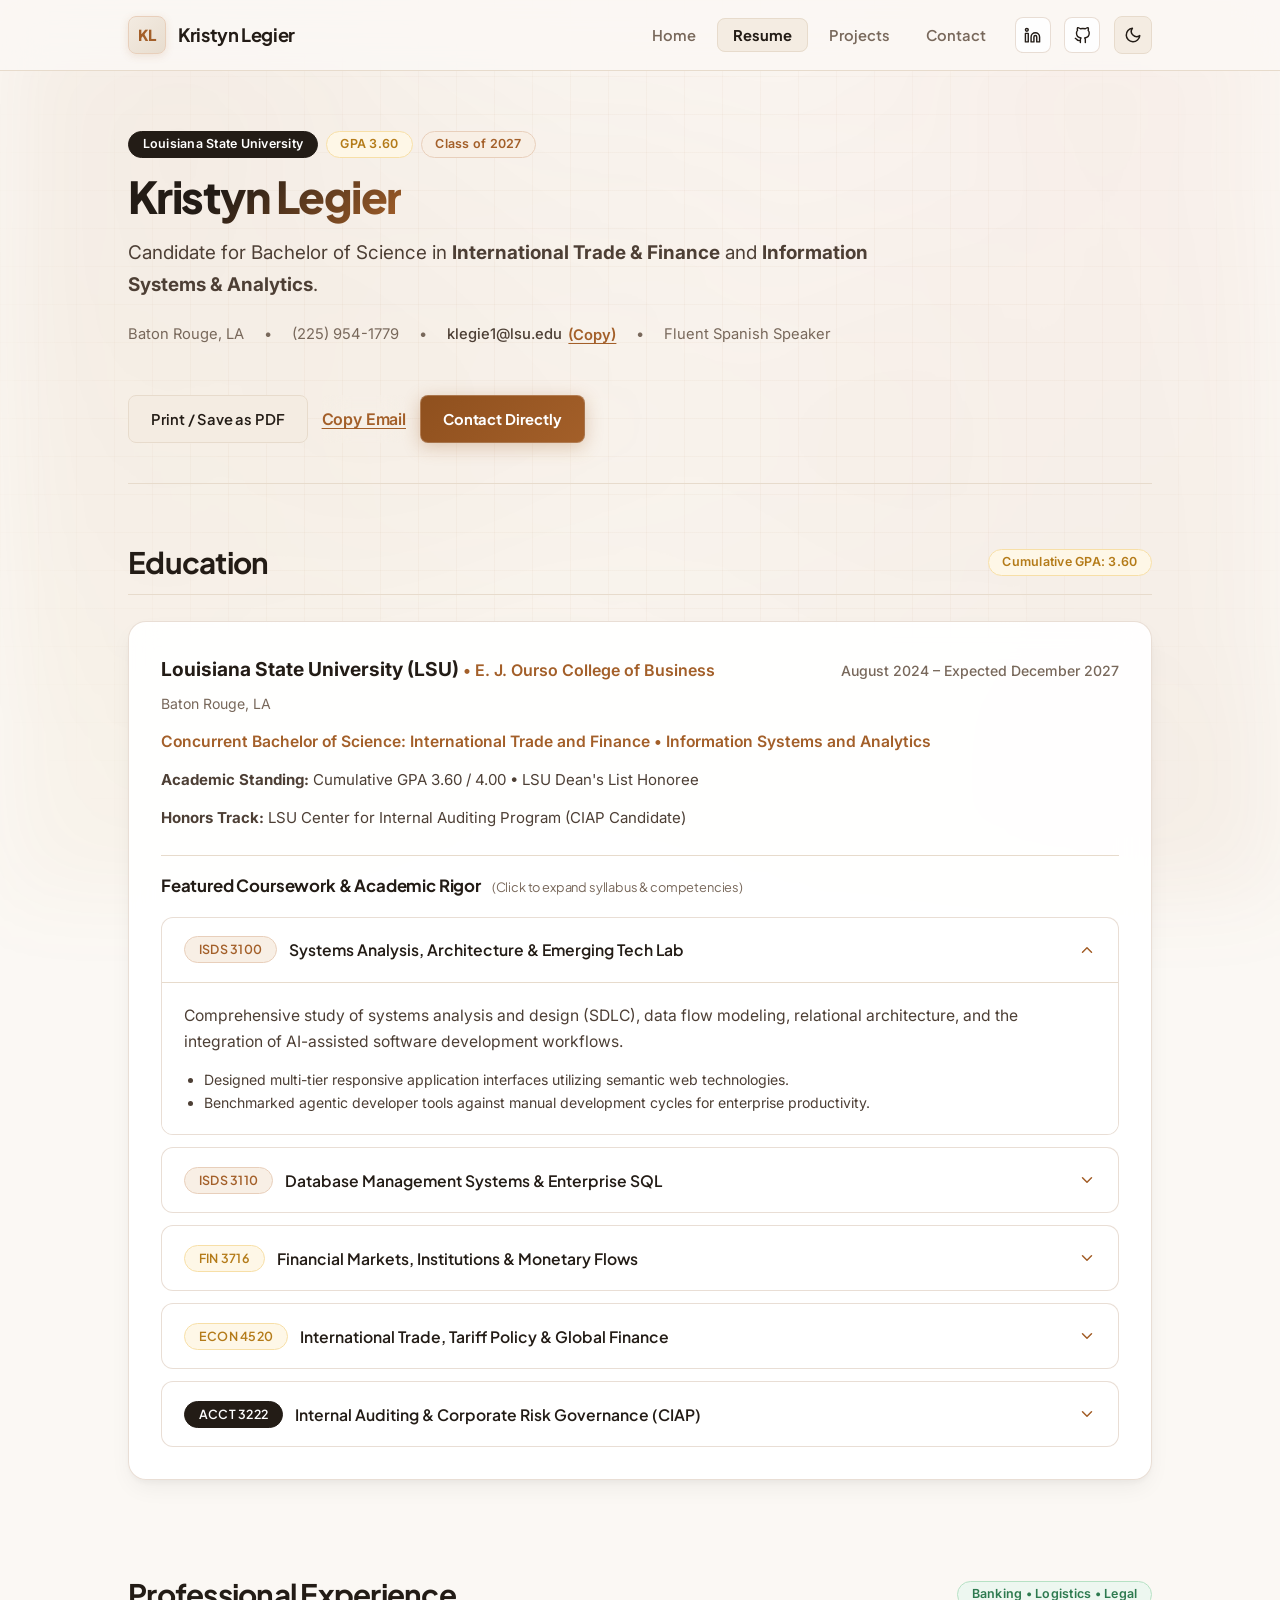
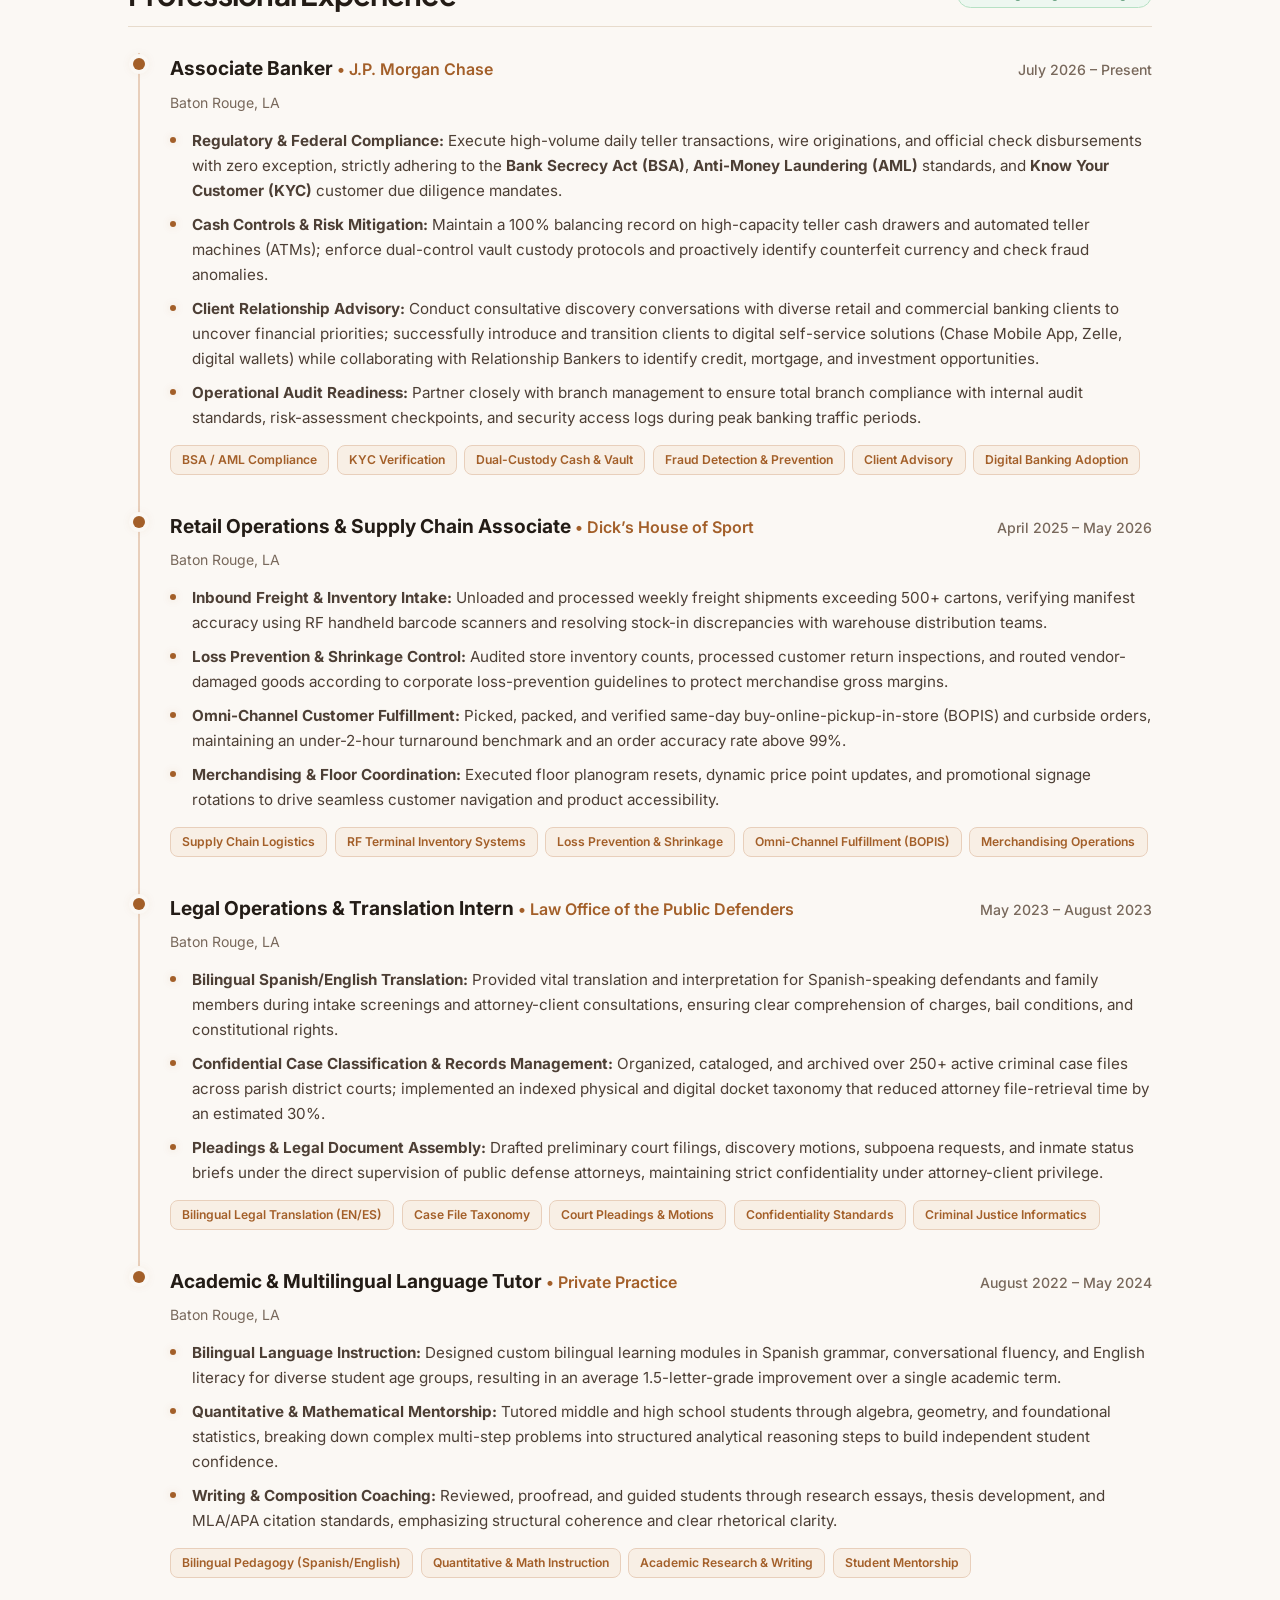
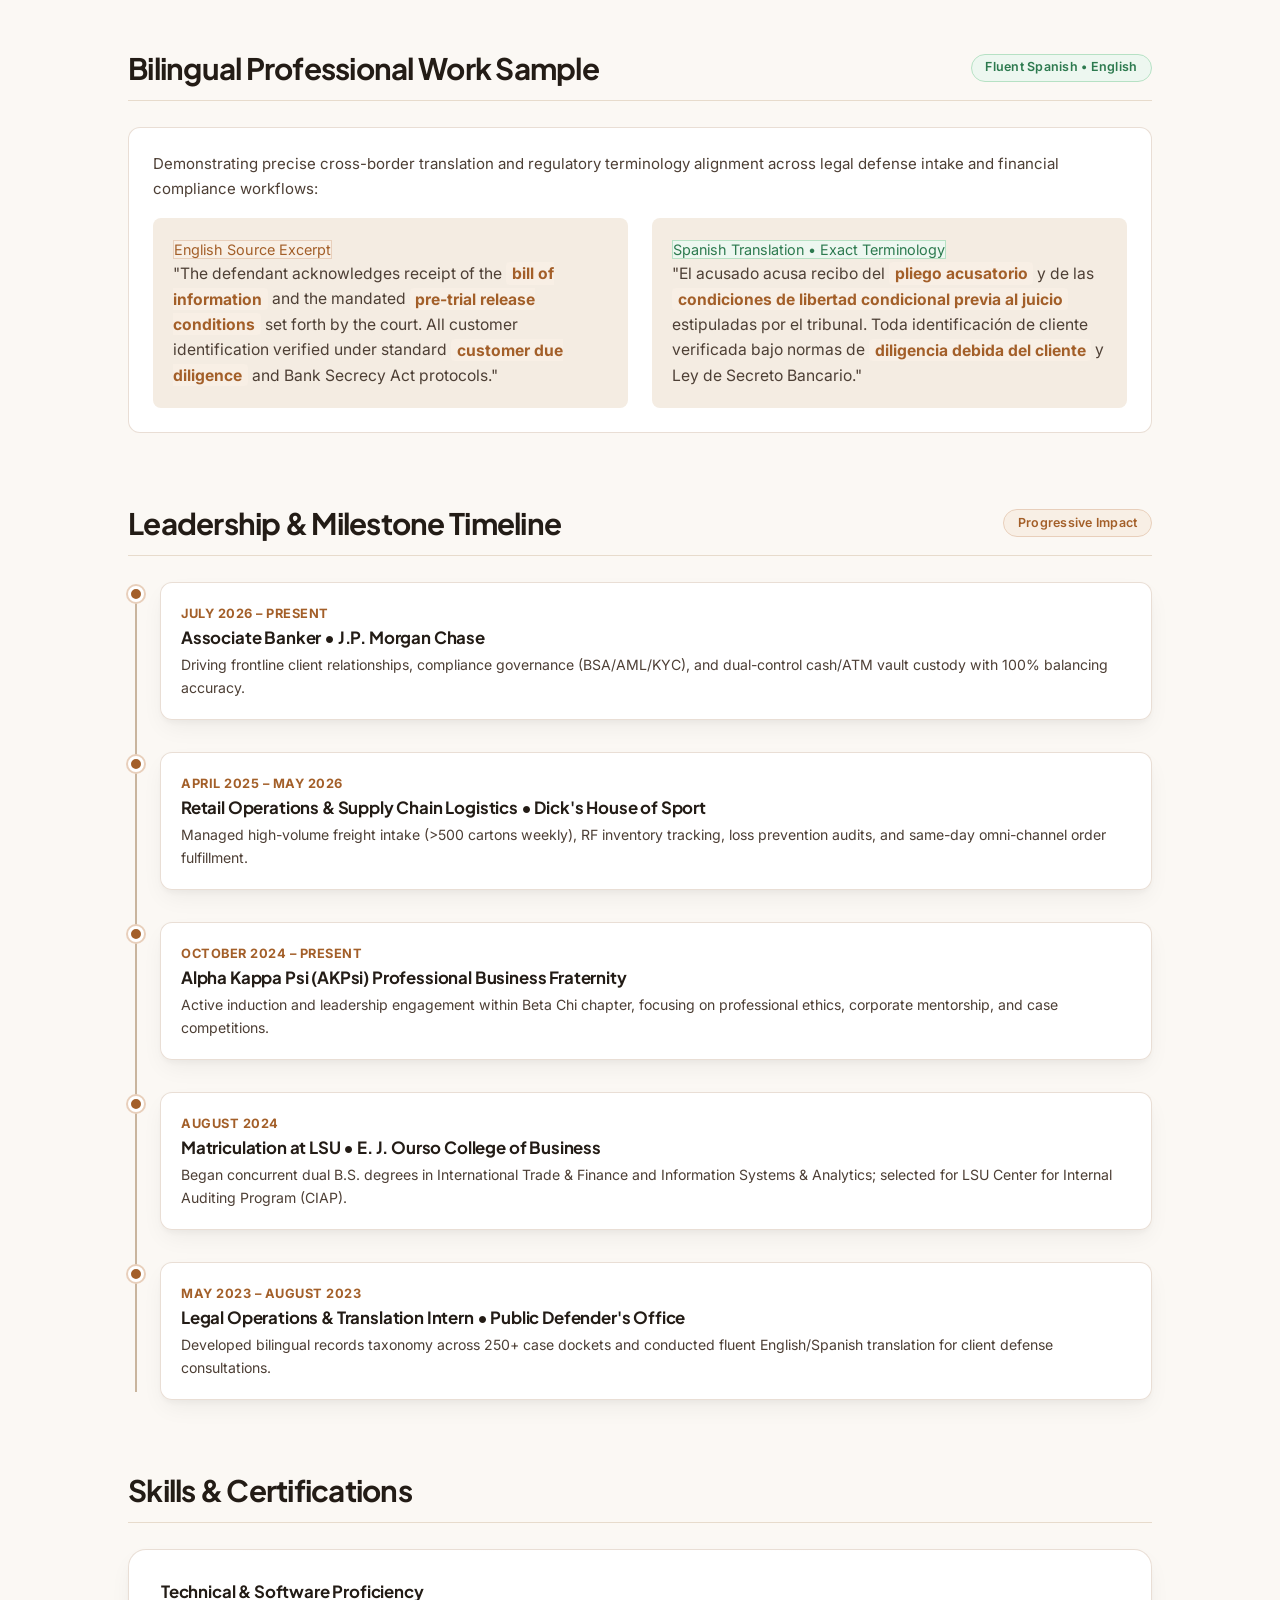
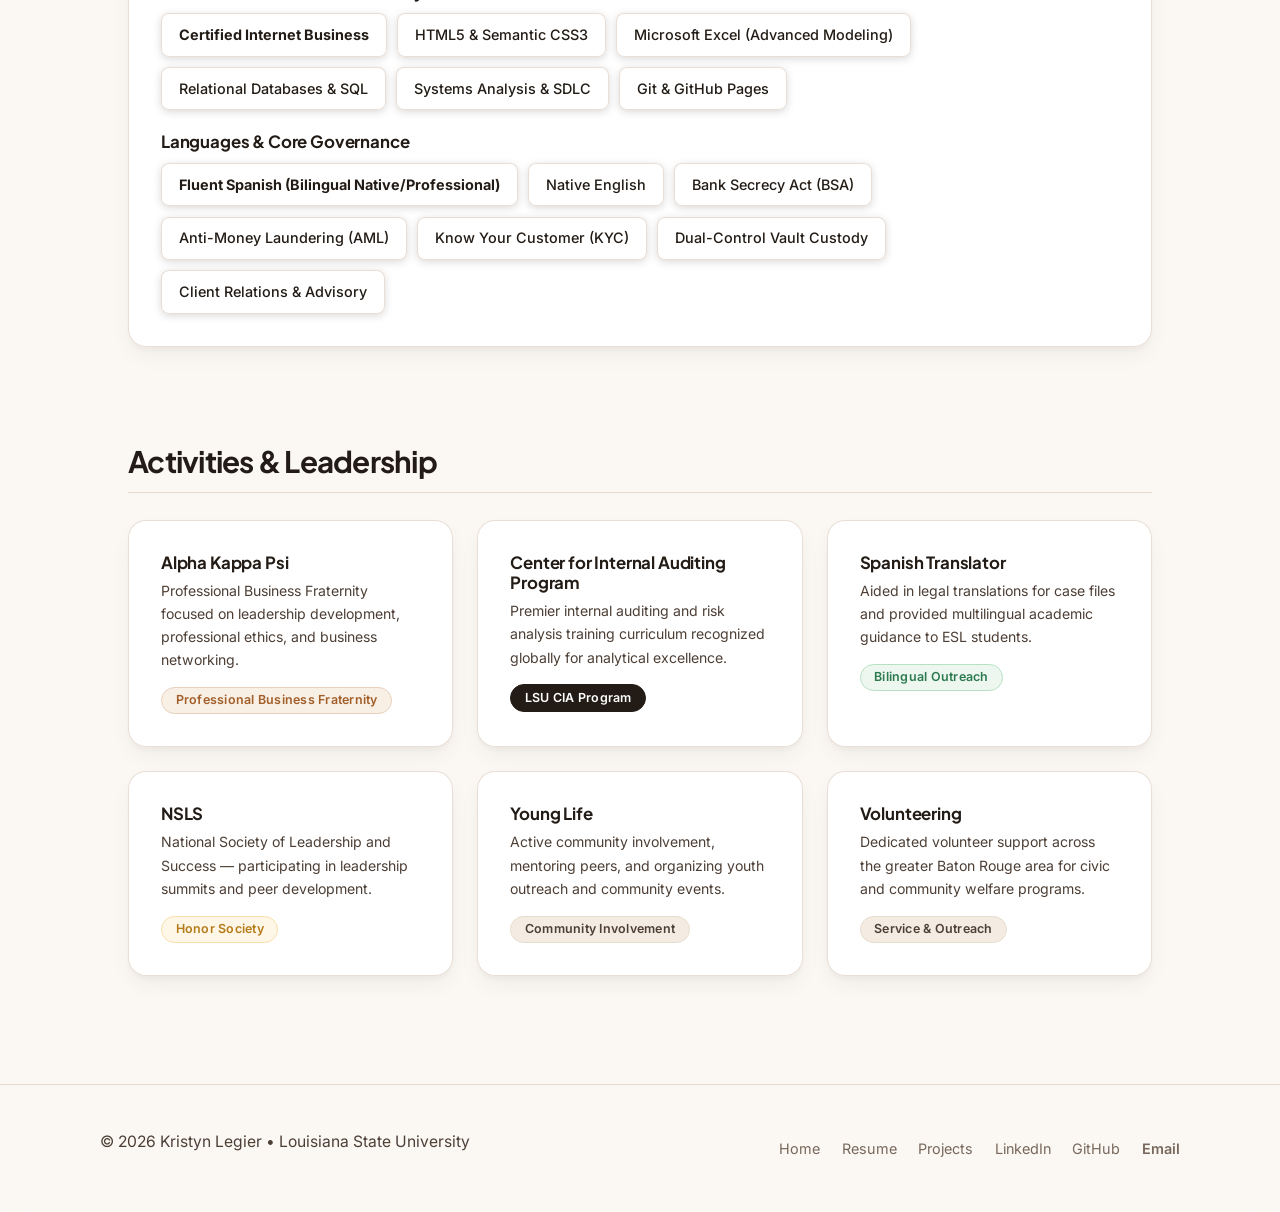
<file: resume.html>
<!DOCTYPE html>
<html lang="en">
<head>
    <meta charset="UTF-8">
    <meta name="viewport" content="width=device-width, initial-scale=1.0">
    <meta name="description" content="Resume of Kristyn Legier - Undergraduate student at Louisiana State University studying International Trade & Finance and Information Systems & Analytics.">
    <title>Resume | Kristyn Legier</title>
    <link rel="stylesheet" href="styles.css?v=4">
    <script src="theme.js?v=4"></script>
</head>
<body>

    <!-- Main Navigation -->
    <header class="site-header">
        <div class="nav-container">
            <a href="index.html" class="brand-logo" title="Kristyn Legier Home">
                <span class="logo-badge">KL</span>
                <span class="brand-text">Kristyn Legier</span>
            </a>
            <div class="nav-actions">
                <nav>
                    <ul class="nav-links">
                        <li><a href="index.html" class="nav-link">Home</a></li>
                        <li><a href="resume.html" class="nav-link active">Resume</a></li>
                        <li><a href="project.html" class="nav-link">Projects</a></li>
                        <li><a href="index.html#contact" class="nav-link">Contact</a></li>
                    </ul>
                </nav>
                <a href="https://www.linkedin.com/in/kristyn-legier" target="_blank" rel="noopener noreferrer" class="social-icon-btn" title="LinkedIn Profile" aria-label="LinkedIn">
                    <svg xmlns="http://www.w3.org/2000/svg" width="17" height="17" viewBox="0 0 24 24" fill="none" stroke="currentColor" stroke-width="2" stroke-linecap="round" stroke-linejoin="round"><path d="M16 8a6 6 0 0 1 6 6v7h-4v-7a2 2 0 0 0-2-2 2 2 0 0 0-2 2v7h-4v-7a6 6 0 0 1 6-6z"></path><rect x="2" y="9" width="4" height="12"></rect><circle cx="4" cy="4" r="2"></circle></svg>
                </a>
                <a href="https://github.com/kristynlegier" target="_blank" rel="noopener noreferrer" class="social-icon-btn" title="GitHub Profile" aria-label="GitHub">
                    <svg xmlns="http://www.w3.org/2000/svg" width="17" height="17" viewBox="0 0 24 24" fill="none" stroke="currentColor" stroke-width="2" stroke-linecap="round" stroke-linejoin="round"><path d="M9 19c-5 1.5-5-2.5-7-3m14 6v-3.87a3.37 3.37 0 0 0-.94-2.61c3.14-.35 6.44-1.54 6.44-7A5.44 5.44 0 0 0 20 4.77 5.07 5.07 0 0 0 19.91 1S18.73.65 16 2.48a13.38 13.38 0 0 0-7 0C6.27.65 5.09 1 5.09 1A5.07 5.07 0 0 0 5 4.77a5.44 5.44 0 0 0-1.5 3.78c0 5.42 3.3 6.61 6.44 7A3.37 3.37 0 0 0 9 18.13V22"></path></svg>
                </a>
                <button id="theme-toggle" class="theme-toggle" aria-label="Toggle theme" title="Toggle dark/light mode">
                    <svg class="sun-icon" xmlns="http://www.w3.org/2000/svg" width="18" height="18" viewBox="0 0 24 24" fill="none" stroke="currentColor" stroke-width="2" stroke-linecap="round" stroke-linejoin="round"><circle cx="12" cy="12" r="5"></circle><line x1="12" y1="1" x2="12" y2="3"></line><line x1="12" y1="21" x2="12" y2="23"></line><line x1="4.22" y1="4.22" x2="5.64" y2="5.64"></line><line x1="18.36" y1="18.36" x2="19.78" y2="19.78"></line><line x1="1" y1="12" x2="3" y2="12"></line><line x1="21" y1="12" x2="23" y2="12"></line><line x1="4.22" y1="19.78" x2="5.64" y2="18.36"></line><line x1="18.36" y1="5.64" x2="19.78" y2="4.22"></line></svg>
                    <svg class="moon-icon" xmlns="http://www.w3.org/2000/svg" width="18" height="18" viewBox="0 0 24 24" fill="none" stroke="currentColor" stroke-width="2" stroke-linecap="round" stroke-linejoin="round"><path d="M21 12.79A9 9 0 1 1 11.21 3 7 7 0 0 0 21 12.79z"></path></svg>
                </button>
            </div>
        </div>
    </header>

    <div class="site-wrapper">
        <!-- Page Header / Intro -->
        <div class="page-header">
            <div style="display: flex; justify-content: space-between; align-items: flex-start; flex-wrap: wrap; gap: 1.25rem;">
                <div>
                    <div style="display: flex; gap: 0.5rem; flex-wrap: wrap; margin-bottom: 0.75rem;">
                        <span class="badge badge-dark">Louisiana State University</span>
                        <span class="badge badge-gold">GPA 3.60</span>
                        <span class="badge badge-primary">Class of 2027</span>
                    </div>
                    <h1>Kristyn Legier</h1>
                    <p class="page-subtitle">
                        Candidate for Bachelor of Science in <strong>International Trade &amp; Finance</strong> and <strong>Information Systems &amp; Analytics</strong>.
                    </p>
                    <div class="contact-quickbar">
                        <span>Baton Rouge, LA</span>
                        <span>&bull;</span>
                        <span>(225) 954-1779</span>
                        <span>&bull;</span>
                        <span>
                            <a href="mailto:klegie1@lsu.edu">klegie1@lsu.edu</a>
                            <button type="button" class="copy-email-btn" data-email="klegie1@lsu.edu" title="Copy email address to clipboard">(Copy)</button>
                        </span>
                        <span>&bull;</span>
                        <span>Fluent Spanish Speaker</span>
                    </div>
                </div>

                <div class="header-actions no-print">
                    <button type="button" onclick="window.print()" class="btn btn-outline" title="Print or save as clean PDF">
                        Print / Save as PDF
                    </button>
                    <button type="button" class="btn btn-outline copy-email-btn" data-email="klegie1@lsu.edu">
                        Copy Email
                    </button>
                    <a href="mailto:klegie1@lsu.edu" class="btn btn-primary">
                        Contact Directly
                    </a>
                </div>
            </div>
        </div>

        <!-- Main Resume Body -->
        <main>
            <!-- Education Section -->
            <section class="section" id="education">
                <div class="section-title">
                    <h2>Education</h2>
                    <span class="badge badge-gold">Cumulative GPA: 3.60</span>
                </div>

                <div class="card">
                    <div class="resume-header">
                        <div>
                            <span class="resume-role">Louisiana State University (LSU)</span>
                            <span class="resume-company"> &bull; E. J. Ourso College of Business</span>
                        </div>
                        <span class="resume-date">August 2024 &ndash; Expected December 2027</span>
                    </div>
                    <div class="resume-location">Baton Rouge, LA</div>
                    <p style="font-weight: 600; color: var(--primary); margin-top: 0.25rem;">
                        Concurrent Bachelor of Science: International Trade and Finance &bull; Information Systems and Analytics
                    </p>
                    <p style="margin-top: 0.65rem; font-size: 0.94rem;">
                        <strong>Academic Standing:</strong> Cumulative GPA 3.60 / 4.00 &bull; LSU Dean's List Honoree
                    </p>
                    <p style="margin-top: 0.45rem; font-size: 0.94rem;">
                        <strong>Honors Track:</strong> LSU Center for Internal Auditing Program (CIAP Candidate)
                    </p>

                    <!-- Interactive Coursework Matrix Accordion -->
                    <div style="margin-top: 1.5rem; border-top: var(--border-hairline); padding-top: 1.25rem;">
                        <h4 style="margin-bottom: 0.65rem; color: var(--text-primary); font-size: 1.05rem;">
                            Featured Coursework &amp; Academic Rigor
                            <span style="font-size: 0.8rem; font-weight: normal; color: var(--text-muted); margin-left: 0.5rem;">(Click to expand syllabus &amp; competencies)</span>
                        </h4>

                        <div class="coursework-accordion" id="coursework-accordion">
                            <!-- Course 1 -->
                            <div class="accordion-item active">
                                <button type="button" class="accordion-header" aria-expanded="true">
                                    <div class="accordion-title-group">
                                        <span class="badge badge-primary">ISDS 3100</span>
                                        <span>Systems Analysis, Architecture &amp; Emerging Tech Lab</span>
                                    </div>
                                    <svg class="accordion-icon" xmlns="http://www.w3.org/2000/svg" width="18" height="18" viewBox="0 0 24 24" fill="none" stroke="currentColor" stroke-width="2" stroke-linecap="round" stroke-linejoin="round"><polyline points="6 9 12 15 18 9"></polyline></svg>
                                </button>
                                <div class="accordion-content">
                                    <p>Comprehensive study of systems analysis and design (SDLC), data flow modeling, relational architecture, and the integration of AI-assisted software development workflows.</p>
                                    <ul style="padding-left: 1.25rem; font-size: 0.88rem; margin-top: 0.5rem; color: var(--text-secondary);">
                                        <li>Designed multi-tier responsive application interfaces utilizing semantic web technologies.</li>
                                        <li>Benchmarked agentic developer tools against manual development cycles for enterprise productivity.</li>
                                    </ul>
                                </div>
                            </div>

                            <!-- Course 2 -->
                            <div class="accordion-item">
                                <button type="button" class="accordion-header" aria-expanded="false">
                                    <div class="accordion-title-group">
                                        <span class="badge badge-primary">ISDS 3110</span>
                                        <span>Database Management Systems &amp; Enterprise SQL</span>
                                    </div>
                                    <svg class="accordion-icon" xmlns="http://www.w3.org/2000/svg" width="18" height="18" viewBox="0 0 24 24" fill="none" stroke="currentColor" stroke-width="2" stroke-linecap="round" stroke-linejoin="round"><polyline points="6 9 12 15 18 9"></polyline></svg>
                                </button>
                                <div class="accordion-content">
                                    <p>Relational database modeling, entity-relationship diagrams (ERDs), schema normalization (1NF through 3NF), and multi-table SQL querying for business analytics.</p>
                                    <ul style="padding-left: 1.25rem; font-size: 0.88rem; margin-top: 0.5rem; color: var(--text-secondary);">
                                        <li>Engineered transactional relational schemas supporting retail operations and banking audit trails.</li>
                                        <li>Optimized aggregate queries and subqueries extracting operational key performance indicators.</li>
                                    </ul>
                                </div>
                            </div>

                            <!-- Course 3 -->
                            <div class="accordion-item">
                                <button type="button" class="accordion-header" aria-expanded="false">
                                    <div class="accordion-title-group">
                                        <span class="badge badge-gold">FIN 3716</span>
                                        <span>Financial Markets, Institutions &amp; Monetary Flows</span>
                                    </div>
                                    <svg class="accordion-icon" xmlns="http://www.w3.org/2000/svg" width="18" height="18" viewBox="0 0 24 24" fill="none" stroke="currentColor" stroke-width="2" stroke-linecap="round" stroke-linejoin="round"><polyline points="6 9 12 15 18 9"></polyline></svg>
                                </button>
                                <div class="accordion-content">
                                    <p>Analysis of federal interest rate policies, commercial banking liquidity requirements, money market instruments, and yield curve risk dynamics.</p>
                                    <ul style="padding-left: 1.25rem; font-size: 0.88rem; margin-top: 0.5rem; color: var(--text-secondary);">
                                        <li>Modeled commercial bank balance sheet asset-liability sensitivity to Federal Reserve rate changes.</li>
                                        <li>Evaluated regulatory capital adequacy standards under Basel III frameworks.</li>
                                    </ul>
                                </div>
                            </div>

                            <!-- Course 4 -->
                            <div class="accordion-item">
                                <button type="button" class="accordion-header" aria-expanded="false">
                                    <div class="accordion-title-group">
                                        <span class="badge badge-gold">ECON 4520</span>
                                        <span>International Trade, Tariff Policy &amp; Global Finance</span>
                                    </div>
                                    <svg class="accordion-icon" xmlns="http://www.w3.org/2000/svg" width="18" height="18" viewBox="0 0 24 24" fill="none" stroke="currentColor" stroke-width="2" stroke-linecap="round" stroke-linejoin="round"><polyline points="6 9 12 15 18 9"></polyline></svg>
                                </button>
                                <div class="accordion-content">
                                    <p>Macroeconomic models of global commerce, foreign exchange rate determination, balance of trade balances, and cross-border trade barrier impacts.</p>
                                    <ul style="padding-left: 1.25rem; font-size: 0.88rem; margin-top: 0.5rem; color: var(--text-secondary);">
                                        <li>Simulated multinational enterprise tariff burden and foreign exchange margin sensitivity.</li>
                                        <li>Evaluated comparative advantage frameworks across North American trade corridors.</li>
                                    </ul>
                                </div>
                            </div>

                            <!-- Course 5 -->
                            <div class="accordion-item">
                                <button type="button" class="accordion-header" aria-expanded="false">
                                    <div class="accordion-title-group">
                                        <span class="badge badge-dark">ACCT 3222</span>
                                        <span>Internal Auditing &amp; Corporate Risk Governance (CIAP)</span>
                                    </div>
                                    <svg class="accordion-icon" xmlns="http://www.w3.org/2000/svg" width="18" height="18" viewBox="0 0 24 24" fill="none" stroke="currentColor" stroke-width="2" stroke-linecap="round" stroke-linejoin="round"><polyline points="6 9 12 15 18 9"></polyline></svg>
                                </button>
                                <div class="accordion-content">
                                    <p>LSU Center for Internal Auditing rigorous curriculum focusing on internal control frameworks (COSO), Sarbanes-Oxley compliance, operational audits, and fraud risk detection.</p>
                                    <ul style="padding-left: 1.25rem; font-size: 0.88rem; margin-top: 0.5rem; color: var(--text-secondary);">
                                        <li>Evaluated dual-custody physical and digital controls in institutional treasury operations.</li>
                                        <li>Analyzed corporate fraud case studies, tracing internal control breakdown indicators.</li>
                                    </ul>
                                </div>
                            </div>
                        </div>
                    </div>
                </div>
            </section>

            <!-- Experience Section -->
            <section class="section" id="experience">
                <div class="section-title">
                    <h2>Professional Experience</h2>
                    <span class="badge badge-emerald">Banking &bull; Logistics &bull; Legal</span>
                </div>

                <!-- Experience 1: J.P. Morgan Chase -->
                <div class="resume-item">
                    <div class="resume-dot"></div>
                    <div class="resume-header">
                        <div>
                            <span class="resume-role">Associate Banker</span>
                            <span class="resume-company"> &bull; J.P. Morgan Chase</span>
                        </div>
                        <span class="resume-date">July 2026 &ndash; Present</span>
                    </div>
                    <div class="resume-location">Baton Rouge, LA</div>
                    <ul class="resume-bullets">
                        <li><strong>Regulatory &amp; Federal Compliance:</strong> Execute high-volume daily teller transactions, wire originations, and official check disbursements with zero exception, strictly adhering to the <strong>Bank Secrecy Act (BSA)</strong>, <strong>Anti-Money Laundering (AML)</strong> standards, and <strong>Know Your Customer (KYC)</strong> customer due diligence mandates.</li>
                        <li><strong>Cash Controls &amp; Risk Mitigation:</strong> Maintain a 100% balancing record on high-capacity teller cash drawers and automated teller machines (ATMs); enforce dual-control vault custody protocols and proactively identify counterfeit currency and check fraud anomalies.</li>
                        <li><strong>Client Relationship Advisory:</strong> Conduct consultative discovery conversations with diverse retail and commercial banking clients to uncover financial priorities; successfully introduce and transition clients to digital self-service solutions (Chase Mobile App, Zelle, digital wallets) while collaborating with Relationship Bankers to identify credit, mortgage, and investment opportunities.</li>
                        <li><strong>Operational Audit Readiness:</strong> Partner closely with branch management to ensure total branch compliance with internal audit standards, risk-assessment checkpoints, and security access logs during peak banking traffic periods.</li>
                    </ul>
                    <div class="resume-tags">
                        <span class="resume-tag">BSA / AML Compliance</span>
                        <span class="resume-tag">KYC Verification</span>
                        <span class="resume-tag">Dual-Custody Cash &amp; Vault</span>
                        <span class="resume-tag">Fraud Detection &amp; Prevention</span>
                        <span class="resume-tag">Client Advisory</span>
                        <span class="resume-tag">Digital Banking Adoption</span>
                    </div>
                </div>

                <!-- Experience 2: Dick's House of Sport -->
                <div class="resume-item">
                    <div class="resume-dot"></div>
                    <div class="resume-header">
                        <div>
                            <span class="resume-role">Retail Operations &amp; Supply Chain Associate</span>
                            <span class="resume-company"> &bull; Dick&rsquo;s House of Sport</span>
                        </div>
                        <span class="resume-date">April 2025 &ndash; May 2026</span>
                    </div>
                    <div class="resume-location">Baton Rouge, LA</div>
                    <ul class="resume-bullets">
                        <li><strong>Inbound Freight &amp; Inventory Intake:</strong> Unloaded and processed weekly freight shipments exceeding 500+ cartons, verifying manifest accuracy using RF handheld barcode scanners and resolving stock-in discrepancies with warehouse distribution teams.</li>
                        <li><strong>Loss Prevention &amp; Shrinkage Control:</strong> Audited store inventory counts, processed customer return inspections, and routed vendor-damaged goods according to corporate loss-prevention guidelines to protect merchandise gross margins.</li>
                        <li><strong>Omni-Channel Customer Fulfillment:</strong> Picked, packed, and verified same-day buy-online-pickup-in-store (BOPIS) and curbside orders, maintaining an under-2-hour turnaround benchmark and an order accuracy rate above 99%.</li>
                        <li><strong>Merchandising &amp; Floor Coordination:</strong> Executed floor planogram resets, dynamic price point updates, and promotional signage rotations to drive seamless customer navigation and product accessibility.</li>
                    </ul>
                    <div class="resume-tags">
                        <span class="resume-tag">Supply Chain Logistics</span>
                        <span class="resume-tag">RF Terminal Inventory Systems</span>
                        <span class="resume-tag">Loss Prevention &amp; Shrinkage</span>
                        <span class="resume-tag">Omni-Channel Fulfillment (BOPIS)</span>
                        <span class="resume-tag">Merchandising Operations</span>
                    </div>
                </div>

                <!-- Experience 3: Law Office of the Public Defenders -->
                <div class="resume-item">
                    <div class="resume-dot"></div>
                    <div class="resume-header">
                        <div>
                            <span class="resume-role">Legal Operations &amp; Translation Intern</span>
                            <span class="resume-company"> &bull; Law Office of the Public Defenders</span>
                        </div>
                        <span class="resume-date">May 2023 &ndash; August 2023</span>
                    </div>
                    <div class="resume-location">Baton Rouge, LA</div>
                    <ul class="resume-bullets">
                        <li><strong>Bilingual Spanish/English Translation:</strong> Provided vital translation and interpretation for Spanish-speaking defendants and family members during intake screenings and attorney-client consultations, ensuring clear comprehension of charges, bail conditions, and constitutional rights.</li>
                        <li><strong>Confidential Case Classification &amp; Records Management:</strong> Organized, cataloged, and archived over 250+ active criminal case files across parish district courts; implemented an indexed physical and digital docket taxonomy that reduced attorney file-retrieval time by an estimated 30%.</li>
                        <li><strong>Pleadings &amp; Legal Document Assembly:</strong> Drafted preliminary court filings, discovery motions, subpoena requests, and inmate status briefs under the direct supervision of public defense attorneys, maintaining strict confidentiality under attorney-client privilege.</li>
                    </ul>
                    <div class="resume-tags">
                        <span class="resume-tag">Bilingual Legal Translation (EN/ES)</span>
                        <span class="resume-tag">Case File Taxonomy</span>
                        <span class="resume-tag">Court Pleadings &amp; Motions</span>
                        <span class="resume-tag">Confidentiality Standards</span>
                        <span class="resume-tag">Criminal Justice Informatics</span>
                    </div>
                </div>

                <!-- Experience 4: Academic/Language Tutor -->
                <div class="resume-item">
                    <div class="resume-dot"></div>
                    <div class="resume-header">
                        <div>
                            <span class="resume-role">Academic &amp; Multilingual Language Tutor</span>
                            <span class="resume-company"> &bull; Private Practice</span>
                        </div>
                        <span class="resume-date">August 2022 &ndash; May 2024</span>
                    </div>
                    <div class="resume-location">Baton Rouge, LA</div>
                    <ul class="resume-bullets">
                        <li><strong>Bilingual Language Instruction:</strong> Designed custom bilingual learning modules in Spanish grammar, conversational fluency, and English literacy for diverse student age groups, resulting in an average 1.5-letter-grade improvement over a single academic term.</li>
                        <li><strong>Quantitative &amp; Mathematical Mentorship:</strong> Tutored middle and high school students through algebra, geometry, and foundational statistics, breaking down complex multi-step problems into structured analytical reasoning steps to build independent student confidence.</li>
                        <li><strong>Writing &amp; Composition Coaching:</strong> Reviewed, proofread, and guided students through research essays, thesis development, and MLA/APA citation standards, emphasizing structural coherence and clear rhetorical clarity.</li>
                    </ul>
                    <div class="resume-tags">
                        <span class="resume-tag">Bilingual Pedagogy (Spanish/English)</span>
                        <span class="resume-tag">Quantitative &amp; Math Instruction</span>
                        <span class="resume-tag">Academic Research &amp; Writing</span>
                        <span class="resume-tag">Student Mentorship</span>
                    </div>
                </div>
            </section>

            <!-- Bilingual Translation Work Sample Showcase -->
            <section class="section" id="bilingual-sample">
                <div class="section-title">
                    <h2>Bilingual Professional Work Sample</h2>
                    <span class="badge badge-emerald">Fluent Spanish &bull; English</span>
                </div>
                <div class="bilingual-card">
                    <p style="font-size: 0.94rem; color: var(--text-secondary); margin-bottom: 0.75rem;">
                        Demonstrating precise cross-border translation and regulatory terminology alignment across legal defense intake and financial compliance workflows:
                    </p>
                    <div class="bilingual-panes">
                        <div class="bilingual-pane">
                            <span class="bilingual-badge badge-primary">English Source Excerpt</span>
                            <p>
                                "The defendant acknowledges receipt of the <strong class="term">bill of information</strong> and the mandated <strong class="term">pre-trial release conditions</strong> set forth by the court. All customer identification verified under standard <strong class="term">customer due diligence</strong> and Bank Secrecy Act protocols."
                            </p>
                        </div>
                        <div class="bilingual-pane">
                            <span class="bilingual-badge badge-emerald">Spanish Translation &bull; Exact Terminology</span>
                            <p>
                                "El acusado acusa recibo del <strong class="term">pliego acusatorio</strong> y de las <strong class="term">condiciones de libertad condicional previa al juicio</strong> estipuladas por el tribunal. Toda identificación de cliente verificada bajo normas de <strong class="term">diligencia debida del cliente</strong> y Ley de Secreto Bancario."
                            </p>
                        </div>
                    </div>
                </div>
            </section>

            <!-- Leadership & Career Milestone Timeline -->
            <section class="section" id="timeline">
                <div class="section-title">
                    <h2>Leadership &amp; Milestone Timeline</h2>
                    <span class="badge badge-primary">Progressive Impact</span>
                </div>
                <div class="timeline-container">
                    <div class="timeline-milestone">
                        <div class="timeline-node"></div>
                        <div class="timeline-card">
                            <div class="timeline-date">July 2026 &ndash; Present</div>
                            <h4 style="margin-bottom: 0.25rem;">Associate Banker &bull; J.P. Morgan Chase</h4>
                            <p style="font-size: 0.88rem; color: var(--text-secondary);">
                                Driving frontline client relationships, compliance governance (BSA/AML/KYC), and dual-control cash/ATM vault custody with 100% balancing accuracy.
                            </p>
                        </div>
                    </div>

                    <div class="timeline-milestone">
                        <div class="timeline-node"></div>
                        <div class="timeline-card">
                            <div class="timeline-date">April 2025 &ndash; May 2026</div>
                            <h4 style="margin-bottom: 0.25rem;">Retail Operations &amp; Supply Chain Logistics &bull; Dick's House of Sport</h4>
                            <p style="font-size: 0.88rem; color: var(--text-secondary);">
                                Managed high-volume freight intake (>500 cartons weekly), RF inventory tracking, loss prevention audits, and same-day omni-channel order fulfillment.
                            </p>
                        </div>
                    </div>

                    <div class="timeline-milestone">
                        <div class="timeline-node"></div>
                        <div class="timeline-card">
                            <div class="timeline-date">October 2024 &ndash; Present</div>
                            <h4 style="margin-bottom: 0.25rem;">Alpha Kappa Psi (AKPsi) Professional Business Fraternity</h4>
                            <p style="font-size: 0.88rem; color: var(--text-secondary);">
                                Active induction and leadership engagement within Beta Chi chapter, focusing on professional ethics, corporate mentorship, and case competitions.
                            </p>
                        </div>
                    </div>

                    <div class="timeline-milestone">
                        <div class="timeline-node"></div>
                        <div class="timeline-card">
                            <div class="timeline-date">August 2024</div>
                            <h4 style="margin-bottom: 0.25rem;">Matriculation at LSU &bull; E. J. Ourso College of Business</h4>
                            <p style="font-size: 0.88rem; color: var(--text-secondary);">
                                Began concurrent dual B.S. degrees in International Trade &amp; Finance and Information Systems &amp; Analytics; selected for LSU Center for Internal Auditing Program (CIAP).
                            </p>
                        </div>
                    </div>

                    <div class="timeline-milestone">
                        <div class="timeline-node"></div>
                        <div class="timeline-card">
                            <div class="timeline-date">May 2023 &ndash; August 2023</div>
                            <h4 style="margin-bottom: 0.25rem;">Legal Operations &amp; Translation Intern &bull; Public Defender's Office</h4>
                            <p style="font-size: 0.88rem; color: var(--text-secondary);">
                                Developed bilingual records taxonomy across 250+ case dockets and conducted fluent English/Spanish translation for client defense consultations.
                            </p>
                        </div>
                    </div>
                </div>
            </section>

            <!-- Skills & Certifications Section -->
            <section class="section" id="skills">
                <div class="section-title">
                    <h2>Skills &amp; Certifications</h2>
                </div>

                <div class="card">
                    <div style="margin-bottom: 1.35rem;">
                        <h4 style="margin-bottom: 0.65rem; color: var(--text-primary);">Technical &amp; Software Proficiency</h4>
                        <div class="skills-container">
                            <span class="skill-pill"><strong>Certified Internet Business</strong></span>
                            <span class="skill-pill">HTML5 &amp; Semantic CSS3</span>
                            <span class="skill-pill">Microsoft Excel (Advanced Modeling)</span>
                            <span class="skill-pill">Relational Databases &amp; SQL</span>
                            <span class="skill-pill">Systems Analysis &amp; SDLC</span>
                            <span class="skill-pill">Git &amp; GitHub Pages</span>
                        </div>
                    </div>

                    <div>
                        <h4 style="margin-bottom: 0.65rem; color: var(--text-primary);">Languages &amp; Core Governance</h4>
                        <div class="skills-container">
                            <span class="skill-pill"><strong>Fluent Spanish (Bilingual Native/Professional)</strong></span>
                            <span class="skill-pill">Native English</span>
                            <span class="skill-pill">Bank Secrecy Act (BSA)</span>
                            <span class="skill-pill">Anti-Money Laundering (AML)</span>
                            <span class="skill-pill">Know Your Customer (KYC)</span>
                            <span class="skill-pill">Dual-Control Vault Custody</span>
                            <span class="skill-pill">Client Relations &amp; Advisory</span>
                        </div>
                    </div>
                </div>
            </section>

            <!-- Campus Activities & Leadership -->
            <section class="section" id="activities">
                <div class="section-title">
                    <h2>Activities &amp; Leadership</h2>
                </div>

                <div class="grid-3">
                    <div class="card" style="margin-bottom: 0;">
                        <h4 style="margin-bottom: 0.35rem;">Alpha Kappa Psi</h4>
                        <p style="font-size: 0.88rem;">Professional Business Fraternity focused on leadership development, professional ethics, and business networking.</p>
                        <span class="badge badge-primary">Professional Business Fraternity</span>
                    </div>

                    <div class="card" style="margin-bottom: 0;">
                        <h4 style="margin-bottom: 0.35rem;">Center for Internal Auditing Program</h4>
                        <p style="font-size: 0.88rem;">Premier internal auditing and risk analysis training curriculum recognized globally for analytical excellence.</p>
                        <span class="badge badge-dark">LSU CIA Program</span>
                    </div>

                    <div class="card" style="margin-bottom: 0;">
                        <h4 style="margin-bottom: 0.35rem;">Spanish Translator</h4>
                        <p style="font-size: 0.88rem;">Aided in legal translations for case files and provided multilingual academic guidance to ESL students.</p>
                        <span class="badge badge-emerald">Bilingual Outreach</span>
                    </div>

                    <div class="card" style="margin-bottom: 0;">
                        <h4 style="margin-bottom: 0.35rem;">NSLS</h4>
                        <p style="font-size: 0.88rem;">National Society of Leadership and Success &mdash; participating in leadership summits and peer development.</p>
                        <span class="badge badge-gold">Honor Society</span>
                    </div>

                    <div class="card" style="margin-bottom: 0;">
                        <h4 style="margin-bottom: 0.35rem;">Young Life</h4>
                        <p style="font-size: 0.88rem;">Active community involvement, mentoring peers, and organizing youth outreach and community events.</p>
                        <span class="badge badge-gray">Community Involvement</span>
                    </div>

                    <div class="card" style="margin-bottom: 0;">
                        <h4 style="margin-bottom: 0.35rem;">Volunteering</h4>
                        <p style="font-size: 0.88rem;">Dedicated volunteer support across the greater Baton Rouge area for civic and community welfare programs.</p>
                        <span class="badge badge-gray">Service &amp; Outreach</span>
                    </div>
                </div>
            </section>
        </main>
    </div>

    <!-- Site Footer -->
    <footer class="site-footer">
        <div class="footer-content">
            <p>&copy; 2026 Kristyn Legier &bull; Louisiana State University</p>
            <ul class="footer-links">
                <li><a href="index.html">Home</a></li>
                <li><a href="resume.html">Resume</a></li>
                <li><a href="project.html">Projects</a></li>
                <li><a href="https://www.linkedin.com/in/kristyn-legier" target="_blank" rel="noopener noreferrer">LinkedIn</a></li>
                <li><a href="https://github.com/kristynlegier" target="_blank" rel="noopener noreferrer">GitHub</a></li>
                <li><button type="button" class="copy-email-btn" data-email="klegie1@lsu.edu" style="color: inherit; text-decoration: none;">Email</button></li>
            </ul>
        </div>
    </footer>

</body>
</html>
</file>
<file: styles.css>
/* ==========================================================================
   Obsidian Glass & Architectural Design System
   Portfolio: Kristyn Legier (LSU Dual Major)
   ========================================================================== */

@import url('https://fonts.googleapis.com/css2?family=Plus+Jakarta+Sans:wght@300;400;500;600;700;800&family=Inter:wght@300;400;500;600;700&display=swap');

:root, [data-theme="light"] {
    /* ----------------------------------------------------------------------
       Warm Editorial Linen & Ivory Theme (Default Light Theme)
       ---------------------------------------------------------------------- */
    --bg-base: #fbf8f4;
    --bg-surface: rgba(255, 255, 255, 0.94);
    --bg-surface-elevated: #ffffff;
    --bg-subtle: #f4ece2;
    --bg-muted: #e9dec9;

    --border-hairline: 1px solid #e7dbcc;
    --border-card: 1px solid rgba(215, 196, 178, 0.55);
    --border-hover: #c9b59e;
    --border-active: #a35f29;

    --text-primary: #231c16;
    --text-secondary: #4d3f35;
    --text-muted: #78685b;
    --text-subtle: #9c8c7e;

    /* Primary Warm Saddle Bronze */
    --primary: #a35f29;
    --primary-hover: #854b1e;
    --primary-light: #f8efe5;
    --primary-border: #e8cfbb;
    --primary-glow: rgba(163, 95, 41, 0.18);

    /* Accents */
    --accent: #231c16;
    --accent-bronze: #a35f29;
    --accent-terracotta: #c0563b;
    --accent-emerald: #2d7a4f;
    --accent-emerald-bg: #edf7f0;
    --accent-emerald-border: #b6e1c4;
    
    --accent-gold: #b47b19;
    --accent-gold-bg: #fef7e7;
    --accent-gold-border: #f7dfa7;

    --badge-dark-bg: #231c16;
    --badge-dark-text: #ffffff;
    --badge-dark-border: #231c16;

    --header-bg: rgba(251, 248, 244, 0.88);
    --header-border: 1px solid #e7dbcc;

    --card-shadow: 0 4px 6px -1px rgba(35, 28, 22, 0.04), 0 10px 24px -4px rgba(35, 28, 22, 0.06);
    --card-shadow-hover: 0 14px 30px -6px rgba(35, 28, 22, 0.12), 0 0 18px rgba(163, 95, 41, 0.18);
    
    --grid-line-color: rgba(163, 95, 41, 0.035);
    --quote-border: #a35f29;
    --hero-gradient: linear-gradient(135deg, #231c16 35%, #a35f29 100%);

    /* Typography */
    --font-heading: 'Plus Jakarta Sans', -apple-system, BlinkMacSystemFont, 'Segoe UI', Roboto, sans-serif;
    --font-body: 'Inter', -apple-system, BlinkMacSystemFont, 'Segoe UI', Roboto, sans-serif;

    /* Radii */
    --radius-sm: 8px;
    --radius-md: 12px;
    --radius-lg: 18px;
    --radius-xl: 24px;
    --radius-full: 9999px;

    /* Transitions */
    --transition-fast: 160ms cubic-bezier(0.16, 1, 0.3, 1);
    --transition-normal: 260ms cubic-bezier(0.16, 1, 0.3, 1);
}

/* ----------------------------------------------------------------------
   Minimalist Mocha Dark Theme (Opt-in Dark Mode)
   ---------------------------------------------------------------------- */
[data-theme="dark"] {
    --bg-base: #13100e;
    --bg-surface: rgba(28, 24, 21, 0.75);
    --bg-surface-elevated: rgba(38, 32, 28, 0.88);
    --bg-subtle: rgba(223, 159, 104, 0.07);
    --bg-muted: rgba(223, 159, 104, 0.12);

    --border-hairline: 1px solid rgba(223, 159, 104, 0.13);
    --border-card: 1px solid rgba(223, 159, 104, 0.15);
    --border-hover: rgba(223, 159, 104, 0.55);
    --border-active: #df9f68;

    --text-primary: #faf6f0;
    --text-secondary: #d8cebe;
    --text-muted: #a39785;
    --text-subtle: #736858;

    --primary: #df9f68;
    --primary-hover: #c8854c;
    --primary-light: rgba(223, 159, 104, 0.14);
    --primary-border: rgba(223, 159, 104, 0.35);
    --primary-glow: rgba(223, 159, 104, 0.32);

    --accent: #faf6f0;
    --accent-bronze: #df9f68;
    --accent-terracotta: #e07a5f;
    --accent-emerald: #68b684;
    --accent-emerald-bg: rgba(104, 182, 132, 0.14);
    --accent-emerald-border: rgba(104, 182, 132, 0.32);
    
    --accent-gold: #f3c066;
    --accent-gold-bg: rgba(243, 192, 102, 0.14);
    --accent-gold-border: rgba(243, 192, 102, 0.35);

    --badge-dark-bg: rgba(255, 255, 255, 0.08);
    --badge-dark-text: #faf6f0;
    --badge-dark-border: rgba(255, 255, 255, 0.15);

    --header-bg: rgba(19, 16, 14, 0.85);
    --header-border: 1px solid rgba(223, 159, 104, 0.13);

    --card-shadow: 0 8px 32px 0 rgba(0, 0, 0, 0.52);
    --card-shadow-hover: 0 16px 42px -6px rgba(0, 0, 0, 0.65), 0 0 28px rgba(223, 159, 104, 0.22);
    
    --grid-line-color: rgba(223, 159, 104, 0.04);
    --quote-border: #df9f68;
    --hero-gradient: linear-gradient(135deg, #ffffff 25%, #df9f68 95%);
}

/* ==========================================================================
   Base Reset & Document Standards
   ========================================================================== */
*, *::before, *::after {
    box-sizing: border-box;
    margin: 0;
    padding: 0;
}

html {
    scroll-behavior: smooth;
    font-size: 16px;
    -webkit-text-size-adjust: 100%;
}

body {
    font-family: var(--font-body);
    background-color: var(--bg-base);
    color: var(--text-secondary);
    line-height: 1.65;
    min-height: 100vh;
    display: flex;
    flex-direction: column;
    -webkit-font-smoothing: antialiased;
    -moz-osx-font-smoothing: grayscale;
    position: relative;
    overflow-x: hidden;
    transition: background-color var(--transition-normal), color var(--transition-normal);
}

/* --------------------------------------------------------------------------
   Atmospheric Background System:
   Layer 1: Ambient Glowing Mesh Gradient Orbs (Fixed & Non-blocking)
   Layer 2: Architectural Matrix Grid (Fixed & Subtle)
   -------------------------------------------------------------------------- */
body::before {
    content: "";
    position: fixed;
    top: 0;
    left: 0;
    width: 100vw;
    height: 100vh;
    pointer-events: none;
    z-index: -2;
    background: 
        radial-gradient(circle at 14% 16%, rgba(163, 95, 41, 0.08) 0%, transparent 45%),
        radial-gradient(circle at 86% 12%, rgba(192, 86, 59, 0.06) 0%, transparent 40%),
        radial-gradient(circle at 50% 48%, rgba(212, 163, 115, 0.05) 0%, transparent 52%),
        radial-gradient(circle at 12% 82%, rgba(180, 123, 25, 0.05) 0%, transparent 42%),
        radial-gradient(circle at 88% 86%, rgba(163, 95, 41, 0.07) 0%, transparent 45%);
    filter: blur(40px);
    transition: all var(--transition-normal);
}

[data-theme="dark"] body::before {
    background: 
        radial-gradient(circle at 14% 16%, rgba(223, 159, 104, 0.16) 0%, transparent 45%),
        radial-gradient(circle at 86% 12%, rgba(224, 122, 95, 0.12) 0%, transparent 40%),
        radial-gradient(circle at 50% 48%, rgba(184, 115, 51, 0.08) 0%, transparent 52%),
        radial-gradient(circle at 12% 82%, rgba(243, 192, 102, 0.09) 0%, transparent 42%),
        radial-gradient(circle at 88% 86%, rgba(223, 159, 104, 0.12) 0%, transparent 45%);
    filter: blur(45px);
}

body::after {
    content: "";
    position: fixed;
    top: 0;
    left: 0;
    width: 100vw;
    height: 100vh;
    pointer-events: none;
    z-index: -1;
    background-image: 
        linear-gradient(to right, var(--grid-line-color) 1px, transparent 1px),
        linear-gradient(to bottom, var(--grid-line-color) 1px, transparent 1px);
    background-size: 38px 38px;
    mask-image: radial-gradient(ellipse at 50% 45%, black 45%, transparent 85%);
    -webkit-mask-image: radial-gradient(ellipse at 50% 45%, black 45%, transparent 85%);
}

/* ==========================================================================
   Typography Standards
   ========================================================================== */
h1, h2, h3, h4, h5, h6 {
    font-family: var(--font-heading);
    color: var(--text-primary);
    font-weight: 700;
    line-height: 1.22;
}

h1 {
    font-size: 2.75rem;
    font-weight: 800;
    letter-spacing: -0.035em;
}

.gradient-text, .page-header h1 {
    background: var(--hero-gradient);
    -webkit-background-clip: text;
    background-clip: text;
    -webkit-text-fill-color: transparent;
    display: inline-block;
}

h2 {
    font-size: 1.85rem;
    letter-spacing: -0.025em;
}

h3 {
    font-size: 1.28rem;
    letter-spacing: -0.015em;
}

h4 {
    font-size: 1.05rem;
    letter-spacing: -0.01em;
}

p {
    margin-bottom: 0.85rem;
    color: var(--text-secondary);
    font-size: 0.98rem;
}

p:last-child {
    margin-bottom: 0;
}

a {
    color: var(--primary);
    text-decoration: none;
    transition: color var(--transition-fast);
}

a:hover {
    color: var(--primary-hover);
}

/* ==========================================================================
   Layout Containers
   ========================================================================== */
.site-wrapper {
    max-width: 1080px;
    width: 100%;
    margin: 0 auto;
    padding: 0 1.75rem;
    flex: 1 0 auto;
    position: relative;
    z-index: 1;
}

/* ==========================================================================
   Navigation Bar (Frosted Glass)
   ========================================================================== */
.site-header {
    background-color: var(--header-bg);
    backdrop-filter: blur(20px);
    -webkit-backdrop-filter: blur(20px);
    border-bottom: var(--header-border);
    position: sticky;
    top: 0;
    z-index: 100;
    transition: all var(--transition-normal);
}

.nav-container {
    max-width: 1080px;
    margin: 0 auto;
    padding: 1rem 1.75rem;
    display: flex;
    justify-content: space-between;
    align-items: center;
}

.brand-logo {
    display: flex;
    align-items: center;
    gap: 0.75rem;
    text-decoration: none;
}

.logo-badge {
    width: 38px;
    height: 38px;
    background: linear-gradient(135deg, #f3ebe1, #e8ddcf);
    color: var(--primary);
    font-family: var(--font-heading);
    font-weight: 800;
    font-size: 0.95rem;
    letter-spacing: -0.02em;
    display: flex;
    align-items: center;
    justify-content: center;
    border-radius: var(--radius-sm);
    border: 1px solid var(--primary-border);
    box-shadow: 0 2px 8px rgba(163, 95, 41, 0.15);
    transition: transform var(--transition-fast), border-color var(--transition-fast), box-shadow var(--transition-fast);
}

[data-theme="dark"] .logo-badge {
    background: linear-gradient(135deg, #2b231d, #1a1512);
    color: var(--primary);
    border-color: var(--primary-border);
    box-shadow: 0 4px 14px rgba(0, 0, 0, 0.4);
}

.brand-logo:hover .logo-badge {
    transform: scale(1.05);
    border-color: var(--primary);
    box-shadow: 0 0 16px var(--primary-glow);
}

.brand-text {
    font-family: var(--font-heading);
    font-weight: 700;
    font-size: 1.15rem;
    color: var(--text-primary);
    letter-spacing: -0.02em;
}

.nav-actions {
    display: flex;
    align-items: center;
    gap: 0.85rem;
}

.nav-links {
    display: flex;
    align-items: center;
    list-style: none;
    gap: 0.35rem;
}

.nav-link {
    font-family: var(--font-heading);
    font-weight: 600;
    font-size: 0.92rem;
    padding: 0.45rem 0.95rem;
    border-radius: var(--radius-sm);
    color: var(--text-muted);
    transition: all var(--transition-fast);
}

.nav-link:hover {
    color: var(--text-primary);
    background-color: var(--bg-subtle);
}

.nav-link.active {
    color: var(--text-primary);
    background-color: var(--bg-subtle);
    border: var(--border-hairline);
    font-weight: 700;
}

/* Theme Toggle Button */
.theme-toggle {
    display: inline-flex;
    align-items: center;
    justify-content: center;
    width: 38px;
    height: 38px;
    background-color: var(--bg-subtle);
    border: var(--border-hairline);
    border-radius: var(--radius-sm);
    color: var(--text-primary);
    cursor: pointer;
    transition: all var(--transition-fast);
    backdrop-filter: blur(8px);
}

.theme-toggle:hover {
    background-color: var(--bg-muted);
    border-color: var(--primary);
    transform: translateY(-1px);
}

/* Icon visibility depending on data-theme */
.sun-icon {
    display: none;
}
.moon-icon {
    display: block;
}

[data-theme="dark"] .sun-icon {
    display: block;
}
[data-theme="dark"] .moon-icon {
    display: none;
}

/* ==========================================================================
   Buttons
   ========================================================================== */
.btn {
    display: inline-flex;
    align-items: center;
    justify-content: center;
    gap: 0.5rem;
    font-family: var(--font-heading);
    font-weight: 600;
    font-size: 0.92rem;
    padding: 0.7rem 1.4rem;
    border-radius: var(--radius-sm);
    border: 1px solid transparent;
    cursor: pointer;
    transition: all var(--transition-fast);
    text-decoration: none;
    letter-spacing: -0.01em;
}

.btn-primary, .btn-indigo {
    background: linear-gradient(135deg, #8f501e 0%, #a35f29 100%);
    color: #ffffff !important;
    font-weight: 700;
    box-shadow: 0 4px 18px rgba(163, 95, 41, 0.3);
    border: 1px solid rgba(255, 255, 255, 0.2);
}

.btn-primary:hover, .btn-indigo:hover {
    background: linear-gradient(135deg, #743e14 0%, #8f501e 100%);
    color: #ffffff !important;
    transform: translateY(-2px);
    box-shadow: 0 8px 24px rgba(163, 95, 41, 0.4);
}

[data-theme="dark"] .btn-primary, [data-theme="dark"] .btn-indigo {
    background: linear-gradient(135deg, #c8854c 0%, #df9f68 100%);
    color: #1a120b !important;
    box-shadow: 0 4px 18px rgba(223, 159, 104, 0.35);
}

[data-theme="dark"] .btn-primary:hover, [data-theme="dark"] .btn-indigo:hover {
    background: linear-gradient(135deg, #ae703a 0%, #c8854c 100%);
    color: #ffffff !important;
    box-shadow: 0 8px 25px rgba(223, 159, 104, 0.45);
}

.btn-outline {
    background-color: var(--bg-subtle);
    border: var(--border-hairline);
    color: var(--text-primary);
    backdrop-filter: blur(12px);
    -webkit-backdrop-filter: blur(12px);
}

.btn-outline:hover {
    border-color: var(--border-hover);
    background-color: var(--bg-muted);
    color: var(--text-primary);
    transform: translateY(-2px);
    box-shadow: 0 6px 18px rgba(0, 0, 0, 0.2);
}

.btn-sm {
    padding: 0.42rem 0.9rem;
    font-size: 0.84rem;
}

/* ==========================================================================
   Badges
   ========================================================================== */
.badge {
    display: inline-flex;
    align-items: center;
    padding: 0.32rem 0.85rem;
    font-size: 0.78rem;
    font-weight: 600;
    letter-spacing: 0.02em;
    border-radius: var(--radius-full);
    line-height: 1.2;
    backdrop-filter: blur(8px);
    -webkit-backdrop-filter: blur(8px);
}

.badge-primary {
    background-color: var(--primary-light);
    color: var(--primary);
    border: 1px solid var(--primary-border);
}

.badge-dark {
    background-color: var(--badge-dark-bg);
    color: var(--badge-dark-text);
    border: 1px solid var(--badge-dark-border);
}

.badge-gold {
    background-color: var(--accent-gold-bg);
    color: var(--accent-gold);
    border: 1px solid var(--accent-gold-border);
}

.badge-emerald {
    background-color: var(--accent-emerald-bg);
    color: var(--accent-emerald);
    border: 1px solid var(--accent-emerald-border);
}

.badge-gray {
    background-color: var(--bg-subtle);
    color: var(--text-secondary);
    border: var(--border-hairline);
}

/* ==========================================================================
   Glassmorphism Cards & Panels
   ========================================================================== */
.card {
    background-color: var(--bg-surface);
    border: var(--border-card);
    border-radius: var(--radius-lg);
    padding: 2rem;
    box-shadow: var(--card-shadow);
    backdrop-filter: blur(16px);
    -webkit-backdrop-filter: blur(16px);
    transition: transform var(--transition-normal), box-shadow var(--transition-normal), border-color var(--transition-normal);
    margin-bottom: 1.5rem;
    position: relative;
    overflow: hidden;
}

.card:hover {
    transform: translateY(-3px);
    box-shadow: var(--card-shadow-hover);
    border-color: var(--border-hover);
}

/* Subtle top edge specular highlight on cards in dark mode */
.card::before {
    content: "";
    position: absolute;
    top: 0;
    left: 0;
    right: 0;
    height: 1px;
    background: linear-gradient(90deg, transparent, rgba(255, 255, 255, 0.15), transparent);
    pointer-events: none;
}

/* ==========================================================================
   Page Intro / Hero Header
   ========================================================================== */
.page-header {
    padding: 3.75rem 0 2.5rem 0;
    margin-bottom: 1.5rem;
    border-bottom: var(--border-hairline);
    position: relative;
}

.page-header h1 {
    margin-bottom: 0.85rem;
}

.page-subtitle {
    font-size: 1.18rem;
    color: var(--text-secondary);
    max-width: 760px;
    line-height: 1.68;
}

.header-actions {
    display: flex;
    flex-wrap: wrap;
    gap: 0.85rem;
    margin-top: 1.75rem;
}

/* Contact Quickbar */
.contact-quickbar {
    display: flex;
    flex-wrap: wrap;
    gap: 1.25rem;
    margin-top: 1.35rem;
    font-size: 0.92rem;
    color: var(--text-muted);
}

.contact-quickbar span, .contact-quickbar a {
    display: inline-flex;
    align-items: center;
    gap: 0.4rem;
}

.contact-quickbar a {
    color: var(--text-secondary);
    font-weight: 500;
}

.contact-quickbar a:hover {
    color: var(--primary);
}

/* ==========================================================================
   Section Layouts
   ========================================================================== */
.section {
    padding: 2.25rem 0;
}

.section-title {
    display: flex;
    align-items: center;
    justify-content: space-between;
    margin-bottom: 1.65rem;
    padding-bottom: 0.85rem;
    border-bottom: var(--border-hairline);
}

/* ==========================================================================
   Grids
   ========================================================================== */
.grid-2 {
    display: grid;
    grid-template-columns: repeat(auto-fit, minmax(320px, 1fr));
    gap: 1.5rem;
}

.grid-3 {
    display: grid;
    grid-template-columns: repeat(auto-fit, minmax(280px, 1fr));
    gap: 1.5rem;
}

/* ==========================================================================
   Resume Experience Timeline
   ========================================================================== */
.resume-item {
    position: relative;
    padding-bottom: 2.25rem;
    border-left: 2px solid var(--primary-border);
    padding-left: 1.85rem;
    margin-left: 0.65rem;
}

.resume-item:last-child {
    border-left-color: transparent;
    padding-bottom: 0;
}

.resume-dot {
    position: absolute;
    left: -7px;
    top: 5px;
    width: 12px;
    height: 12px;
    border-radius: 50%;
    background-color: var(--primary);
    box-shadow: 0 0 0 4px var(--bg-base), 0 0 12px var(--primary-glow);
    transition: transform var(--transition-fast), box-shadow var(--transition-fast);
}

.resume-item:hover .resume-dot {
    transform: scale(1.2);
    box-shadow: 0 0 0 4px var(--bg-base), 0 0 18px var(--primary);
}

.resume-header {
    display: flex;
    justify-content: space-between;
    align-items: baseline;
    flex-wrap: wrap;
    gap: 0.5rem;
    margin-bottom: 0.35rem;
}

.resume-role {
    font-weight: 700;
    font-size: 1.2rem;
    color: var(--text-primary);
}

.resume-company {
    font-weight: 600;
    color: var(--primary);
}

.resume-date {
    font-size: 0.88rem;
    color: var(--text-muted);
    font-weight: 500;
}

.resume-location {
    font-size: 0.88rem;
    color: var(--text-muted);
    margin-bottom: 0.85rem;
}

.resume-bullets {
    list-style-type: none;
}

.resume-bullets li {
    position: relative;
    padding-left: 1.35rem;
    margin-bottom: 0.55rem;
    color: var(--text-secondary);
    font-size: 0.95rem;
}

.resume-bullets li::before {
    content: "";
    position: absolute;
    left: 0;
    top: 0.6rem;
    width: 6px;
    height: 6px;
    border-radius: 50%;
    background-color: var(--primary);
    box-shadow: 0 0 8px var(--primary-glow);
}

/* ==========================================================================
   Project Cards
   ========================================================================== */
.project-card {
    background-color: var(--bg-surface);
    border: var(--border-card);
    border-radius: var(--radius-lg);
    padding: 2rem;
    display: flex;
    flex-direction: column;
    height: 100%;
    box-shadow: var(--card-shadow);
    backdrop-filter: blur(16px);
    -webkit-backdrop-filter: blur(16px);
    transition: transform var(--transition-normal), box-shadow var(--transition-normal), border-color var(--transition-normal);
    position: relative;
    overflow: hidden;
}

.project-card::before {
    content: "";
    position: absolute;
    top: 0;
    left: 0;
    right: 0;
    height: 1px;
    background: linear-gradient(90deg, transparent, rgba(255, 255, 255, 0.15), transparent);
    pointer-events: none;
}

.project-card:hover {
    transform: translateY(-4px);
    box-shadow: var(--card-shadow-hover);
    border-color: var(--border-hover);
}

.project-category {
    font-size: 0.78rem;
    font-weight: 700;
    text-transform: uppercase;
    letter-spacing: 0.08em;
    color: var(--primary);
    margin-bottom: 0.55rem;
}

.project-card h3 {
    margin-bottom: 0.75rem;
    font-size: 1.28rem;
    color: var(--text-primary);
}

.project-description {
    font-size: 0.95rem;
    color: var(--text-secondary);
    flex-grow: 1;
    margin-bottom: 1.35rem;
    line-height: 1.62;
}

.project-tags {
    display: flex;
    flex-wrap: wrap;
    gap: 0.45rem;
    margin-bottom: 1.35rem;
}

.tag {
    background-color: var(--bg-subtle);
    border: var(--border-hairline);
    color: var(--text-secondary);
    font-size: 0.8rem;
    font-weight: 500;
    padding: 0.28rem 0.72rem;
    border-radius: var(--radius-sm);
    transition: border-color var(--transition-fast), color var(--transition-fast);
}

.project-card:hover .tag {
    border-color: var(--primary-border);
}

.project-footer {
    display: flex;
    justify-content: space-between;
    align-items: center;
    border-top: var(--border-hairline);
    padding-top: 1.15rem;
}

/* ==========================================================================
   Skills Grid
   ========================================================================== */
.skills-container {
    display: flex;
    flex-wrap: wrap;
    gap: 0.65rem;
}

.skill-pill {
    background-color: var(--bg-surface);
    border: var(--border-card);
    padding: 0.55rem 1.05rem;
    border-radius: var(--radius-sm);
    font-size: 0.9rem;
    font-weight: 500;
    color: var(--text-primary);
    box-shadow: 0 2px 8px rgba(0, 0, 0, 0.15);
    backdrop-filter: blur(10px);
    -webkit-backdrop-filter: blur(10px);
    transition: all var(--transition-fast);
}

.skill-pill:hover {
    border-color: var(--primary);
    color: var(--primary);
    background-color: var(--primary-light);
    transform: translateY(-2px);
    box-shadow: 0 4px 14px var(--primary-glow);
}

/* ==========================================================================
   Metrics Ribbon & Highlight Stats
   ========================================================================== */
.metrics-ribbon {
    display: grid;
    grid-template-columns: repeat(auto-fit, minmax(200px, 1fr));
    gap: 1.15rem;
    margin: 2.25rem 0 0.5rem 0;
}

.metric-card {
    background-color: var(--bg-surface);
    border: var(--border-card);
    border-radius: var(--radius-md);
    padding: 1.35rem 1.45rem;
    backdrop-filter: blur(14px);
    -webkit-backdrop-filter: blur(14px);
    transition: transform var(--transition-fast), border-color var(--transition-fast), box-shadow var(--transition-fast);
    position: relative;
    overflow: hidden;
}

.metric-card::before {
    content: "";
    position: absolute;
    top: 0;
    left: 0;
    right: 0;
    height: 2px;
    background: linear-gradient(90deg, transparent, var(--primary), transparent);
    opacity: 0.6;
}

.metric-card:hover {
    transform: translateY(-2px);
    border-color: var(--primary);
    box-shadow: 0 8px 24px -4px rgba(0, 0, 0, 0.4);
}

.metric-value {
    font-family: var(--font-heading);
    font-size: 1.85rem;
    font-weight: 800;
    color: var(--primary);
    line-height: 1.1;
    margin-bottom: 0.35rem;
    letter-spacing: -0.02em;
}

.metric-label {
    font-size: 0.88rem;
    font-weight: 600;
    color: var(--text-primary);
    margin-bottom: 0.2rem;
}

.metric-sub {
    font-size: 0.78rem;
    color: var(--text-muted);
    line-height: 1.4;
}

/* ==========================================================================
   Core Strategic Pillars
   ========================================================================== */
.pillars-grid {
    display: grid;
    grid-template-columns: repeat(2, 1fr);
    gap: 1.5rem;
    margin-top: 1.25rem;
}

@media (max-width: 768px) {
    .pillars-grid {
        grid-template-columns: 1fr;
    }
}

.pillar-card {
    background-color: var(--bg-surface);
    border: var(--border-card);
    border-radius: var(--radius-lg);
    padding: 2rem;
    box-shadow: var(--card-shadow);
    backdrop-filter: blur(16px);
    -webkit-backdrop-filter: blur(16px);
    transition: transform var(--transition-normal), box-shadow var(--transition-normal), border-color var(--transition-normal);
    position: relative;
    overflow: hidden;
    display: flex;
    flex-direction: column;
}

.pillar-card::before {
    content: "";
    position: absolute;
    top: 0;
    left: 0;
    right: 0;
    height: 1px;
    background: linear-gradient(90deg, transparent, rgba(223, 159, 104, 0.35), transparent);
    pointer-events: none;
}

.pillar-card:hover {
    transform: translateY(-3px);
    box-shadow: var(--card-shadow-hover);
    border-color: var(--border-hover);
}

.pillar-header {
    display: flex;
    align-items: center;
    justify-content: space-between;
    margin-bottom: 1rem;
}

.pillar-icon-box {
    width: 44px;
    height: 44px;
    border-radius: var(--radius-sm);
    background-color: var(--primary-light);
    border: 1px solid var(--primary-border);
    color: var(--primary);
    display: flex;
    align-items: center;
    justify-content: center;
}

.pillar-card h3 {
    margin-bottom: 0.65rem;
    font-size: 1.25rem;
    color: var(--text-primary);
}

.pillar-description {
    font-size: 0.94rem;
    color: var(--text-secondary);
    line-height: 1.62;
    margin-bottom: 1.25rem;
}

.pillar-highlights {
    list-style: none;
    margin-top: auto;
    border-top: var(--border-hairline);
    padding-top: 1rem;
}

.pillar-highlights li {
    font-size: 0.88rem;
    color: var(--text-secondary);
    position: relative;
    padding-left: 1.25rem;
    margin-bottom: 0.45rem;
    line-height: 1.45;
}

.pillar-highlights li::before {
    content: "";
    position: absolute;
    left: 0;
    top: 0.45rem;
    width: 5px;
    height: 5px;
    border-radius: 50%;
    background-color: var(--primary);
}

/* ==========================================================================
   Competency Category Groups & Resume Tags
   ========================================================================== */
.competency-group {
    margin-bottom: 1.75rem;
}

.competency-group:last-child {
    margin-bottom: 0;
}

.competency-group-title {
    font-size: 0.88rem;
    text-transform: uppercase;
    letter-spacing: 0.06em;
    font-weight: 700;
    color: var(--primary);
    margin-bottom: 0.75rem;
    display: flex;
    align-items: center;
    gap: 0.5rem;
}

.resume-tags {
    display: flex;
    flex-wrap: wrap;
    gap: 0.45rem;
    margin-top: 0.95rem;
}

.resume-tag {
    font-size: 0.76rem;
    font-weight: 600;
    padding: 0.24rem 0.7rem;
    border-radius: var(--radius-sm);
    background-color: var(--primary-light);
    color: var(--primary);
    border: 1px solid var(--primary-border);
}

/* ==========================================================================
   Contact Form Standards
   ========================================================================== */
.form-group {
    margin-bottom: 1.25rem;
}

.form-label {
    display: block;
    font-family: var(--font-heading);
    font-weight: 600;
    font-size: 0.9rem;
    margin-bottom: 0.45rem;
    color: var(--text-primary);
}

.form-input, .form-textarea {
    width: 100%;
    padding: 0.8rem 1.1rem;
    font-family: var(--font-body);
    font-size: 0.95rem;
    border: var(--border-card);
    border-radius: var(--radius-sm);
    background-color: var(--bg-subtle);
    color: var(--text-primary);
    backdrop-filter: blur(10px);
    -webkit-backdrop-filter: blur(10px);
    transition: border-color var(--transition-fast), box-shadow var(--transition-fast);
}

.form-input:focus, .form-textarea:focus {
    outline: none;
    border-color: var(--primary);
    box-shadow: 0 0 0 3px var(--primary-glow);
    background-color: var(--bg-surface-elevated);
}

.form-input::placeholder, .form-textarea::placeholder {
    color: var(--text-subtle);
}

/* ==========================================================================
   Footer
   ========================================================================== */
.site-footer {
    background-color: var(--header-bg);
    border-top: var(--border-hairline);
    padding: 2.75rem 1.75rem;
    margin-top: 4.5rem;
    font-size: 0.9rem;
    color: var(--text-muted);
    backdrop-filter: blur(16px);
    -webkit-backdrop-filter: blur(16px);
    position: relative;
    z-index: 10;
}

.footer-content {
    max-width: 1080px;
    margin: 0 auto;
    display: flex;
    justify-content: space-between;
    align-items: center;
    flex-wrap: wrap;
    gap: 1.25rem;
}

.footer-links {
    display: flex;
    gap: 1.35rem;
    list-style: none;
}

.footer-links a {
    color: var(--text-muted);
    transition: color var(--transition-fast);
}

.footer-links a:hover {
    color: var(--text-primary);
}

/* ==========================================================================
   Print Styles for Resume (Crisp, High-Contrast White for Employers)
   ========================================================================== */
@media print {
    body {
        background: #ffffff !important;
        color: #000000 !important;
        font-size: 11pt;
    }

    body::before, body::after {
        display: none !important;
    }

    .site-header, .site-footer, .header-actions, .no-print, .theme-toggle {
        display: none !important;
    }

    .site-wrapper {
        max-width: 100%;
        padding: 0;
        margin: 0;
    }

    .page-header h1 {
        background: none !important;
        -webkit-text-fill-color: initial !important;
        color: #000000 !important;
    }

    .card {
        box-shadow: none !important;
        border: none !important;
        padding: 0 !important;
        margin-bottom: 1.25rem !important;
        background: transparent !important;
        backdrop-filter: none !important;
    }

    .resume-item {
        border-left: none !important;
        padding-left: 0 !important;
        margin-left: 0 !important;
        padding-bottom: 1rem !important;
    }

    .resume-dot {
        display: none !important;
    }

    .badge {
        border: 1px solid #999999 !important;
        color: #000000 !important;
        background: transparent !important;
    }

    a {
        text-decoration: none;
        color: #000000;
    }
}

/* ==========================================================================
   Responsive Adaptations
   ========================================================================== */
@media (max-width: 768px) {
    h1 { font-size: 2.2rem; }
    h2 { font-size: 1.55rem; }

    .nav-container {
        flex-direction: column;
        gap: 0.85rem;
        padding: 1rem;
    }

    .nav-actions {
        width: 100%;
        justify-content: space-between;
    }

    .nav-links {
        flex-wrap: wrap;
        justify-content: center;
    }

    .contact-quickbar {
        flex-direction: column;
        gap: 0.5rem;
    }

    .resume-header {
        flex-direction: column;
        gap: 0.25rem;
    }

}

/* ==========================================================================
   Global Interactive & Utility Components
   ========================================================================== */

/* Reading Progress Bar */
.reading-progress-bar {
    position: fixed;
    top: 0;
    left: 0;
    height: 3px;
    background: linear-gradient(90deg, var(--primary), var(--accent-gold));
    width: 0%;
    z-index: 10000;
    transition: width 0.1s ease-out;
}

/* Scroll-to-Top Floating Button */
.scroll-top-btn {
    position: fixed;
    bottom: 2rem;
    right: 2rem;
    width: 44px;
    height: 44px;
    border-radius: var(--radius-full);
    background: var(--bg-surface-elevated);
    border: var(--border-card);
    color: var(--text-primary);
    display: flex;
    align-items: center;
    justify-content: center;
    box-shadow: var(--card-shadow);
    cursor: pointer;
    opacity: 0;
    visibility: hidden;
    transform: translateY(12px);
    transition: all var(--transition-normal);
    z-index: 999;
}

.scroll-top-btn.visible {
    opacity: 1;
    visibility: visible;
    transform: translateY(0);
}

.scroll-top-btn:hover {
    background: var(--primary);
    color: #ffffff;
    border-color: var(--primary);
    box-shadow: var(--card-shadow-hover);
    transform: translateY(-3px);
}

/* Toast Notifications */
.toast-notification {
    position: fixed;
    bottom: 2rem;
    left: 50%;
    transform: translateX(-50%) translateY(30px);
    background: var(--bg-surface-elevated);
    color: var(--text-primary);
    border: 1px solid var(--primary-border);
    padding: 0.75rem 1.4rem;
    border-radius: var(--radius-full);
    font-size: 0.92rem;
    font-weight: 600;
    box-shadow: 0 12px 32px rgba(35, 28, 22, 0.22);
    backdrop-filter: blur(16px);
    -webkit-backdrop-filter: blur(16px);
    z-index: 10001;
    opacity: 0;
    visibility: hidden;
    transition: all 0.28s cubic-bezier(0.16, 1, 0.3, 1);
    pointer-events: none;
    display: flex;
    align-items: center;
    gap: 0.5rem;
}

.toast-notification.visible {
    opacity: 1;
    visibility: visible;
    transform: translateX(-50%) translateY(0);
}

/* Copy Email Button */
.copy-email-btn {
    cursor: pointer;
    display: inline-flex;
    align-items: center;
    gap: 0.35rem;
    background: none;
    border: none;
    font-family: inherit;
    font-size: inherit;
    color: var(--primary);
    font-weight: 600;
    text-decoration: underline;
    text-underline-offset: 3px;
    padding: 0;
    transition: color var(--transition-fast);
}

.copy-email-btn:hover {
    color: var(--primary-hover);
}

/* Social & Action Icon Buttons */
.social-icon-btn {
    display: inline-flex;
    align-items: center;
    justify-content: center;
    width: 36px;
    height: 36px;
    border-radius: var(--radius-sm);
    border: var(--border-card);
    background: var(--bg-surface);
    color: var(--text-primary);
    transition: all var(--transition-fast);
    text-decoration: none;
}

.social-icon-btn:hover {
    background: var(--primary);
    color: #ffffff;
    border-color: var(--primary);
    transform: translateY(-2px);
}

/* ==========================================================================
   Executive Headshot Hero Layout
   ========================================================================== */
.hero-layout {
    display: grid;
    grid-template-columns: 1fr 340px;
    gap: 3rem;
    align-items: center;
    margin-bottom: 2rem;
}

.hero-photo-wrapper {
    display: flex;
    flex-direction: column;
    align-items: center;
    position: relative;
}

.hero-photo-card {
    position: relative;
    border-radius: var(--radius-xl);
    overflow: hidden;
    border: 2px solid var(--border-hover);
    background: var(--bg-surface);
    box-shadow: var(--card-shadow-hover);
    width: 100%;
    max-width: 310px;
    aspect-ratio: 1 / 1.08;
    transition: transform var(--transition-normal), box-shadow var(--transition-normal), border-color var(--transition-normal);
}

.hero-photo-card:hover {
    transform: translateY(-4px) scale(1.015);
    box-shadow: 0 20px 45px -8px var(--primary-glow);
    border-color: var(--primary);
}

.hero-photo-img {
    width: 100%;
    height: 100%;
    object-fit: cover;
    object-position: center 20%;
    display: block;
}

.hero-photo-overlay {
    position: absolute;
    inset: 0;
    background: linear-gradient(180deg, transparent 65%, rgba(19, 16, 14, 0.45) 100%);
    pointer-events: none;
}

.hero-status-pill {
    display: inline-flex;
    align-items: center;
    gap: 0.55rem;
    background: var(--bg-surface-elevated);
    border: var(--border-card);
    padding: 0.5rem 1rem;
    border-radius: var(--radius-full);
    font-size: 0.82rem;
    font-weight: 600;
    color: var(--text-primary);
    margin-top: 1rem;
    box-shadow: var(--card-shadow);
}

.status-dot {
    width: 8px;
    height: 8px;
    border-radius: 50%;
    background: #10b981;
    box-shadow: 0 0 10px #10b981;
    animation: pulse-green 2s infinite ease-in-out;
}

@keyframes pulse-green {
    0% { opacity: 1; transform: scale(1); }
    50% { opacity: 0.45; transform: scale(1.3); }
    100% { opacity: 1; transform: scale(1); }
}

/* ==========================================================================
   Honors & Certifications Showcase
   ========================================================================== */
.honors-grid {
    display: grid;
    grid-template-columns: repeat(auto-fit, minmax(260px, 1fr));
    gap: 1.25rem;
}

.honor-card {
    background: var(--bg-surface);
    border: var(--border-card);
    border-radius: var(--radius-md);
    padding: 1.5rem;
    transition: transform var(--transition-normal), box-shadow var(--transition-normal), border-color var(--transition-normal);
    display: flex;
    flex-direction: column;
}

.honor-card:hover {
    transform: translateY(-3px);
    box-shadow: var(--card-shadow-hover);
    border-color: var(--border-hover);
}

.honor-icon {
    width: 44px;
    height: 44px;
    border-radius: var(--radius-sm);
    background: var(--primary-light);
    color: var(--primary);
    display: flex;
    align-items: center;
    justify-content: center;
    margin-bottom: 1rem;
    border: 1px solid var(--primary-border);
}

.honor-card h4 {
    margin-bottom: 0.35rem;
    font-size: 1.05rem;
    color: var(--text-primary);
}

.honor-card p {
    font-size: 0.88rem;
    color: var(--text-secondary);
    line-height: 1.5;
    margin-bottom: 1rem;
    flex-grow: 1;
}

/* ==========================================================================
   Endorsements & Testimonials
   ========================================================================== */
.testimonials-grid {
    display: grid;
    grid-template-columns: repeat(auto-fit, minmax(290px, 1fr));
    gap: 1.5rem;
}

.testimonial-card {
    background: var(--bg-surface);
    border: var(--border-card);
    border-radius: var(--radius-md);
    padding: 1.75rem;
    display: flex;
    flex-direction: column;
    justify-content: space-between;
    position: relative;
    backdrop-filter: blur(12px);
    -webkit-backdrop-filter: blur(12px);
}

.testimonial-card::before {
    content: "“";
    font-family: Georgia, serif;
    font-size: 3.5rem;
    line-height: 1;
    color: var(--primary);
    opacity: 0.18;
    position: absolute;
    top: 0.75rem;
    left: 1.1rem;
    pointer-events: none;
}

.testimonial-text {
    font-size: 0.94rem;
    line-height: 1.65;
    color: var(--text-secondary);
    font-style: italic;
    margin-bottom: 1.35rem;
    position: relative;
    z-index: 1;
}

.testimonial-author {
    display: flex;
    align-items: center;
    gap: 0.75rem;
    border-top: var(--border-hairline);
    padding-top: 1rem;
}

.author-avatar {
    width: 38px;
    height: 38px;
    border-radius: var(--radius-full);
    background: var(--primary-light);
    display: flex;
    align-items: center;
    justify-content: center;
    font-weight: 700;
    color: var(--primary);
    border: 1px solid var(--primary-border);
    font-size: 0.85rem;
}

.author-name {
    font-weight: 700;
    font-size: 0.92rem;
    color: var(--text-primary);
}

.author-role {
    font-size: 0.8rem;
    color: var(--text-muted);
}

/* ==========================================================================
   Project Category Filter Bar
   ========================================================================== */
.filter-bar {
    display: flex;
    gap: 0.6rem;
    flex-wrap: wrap;
    margin-bottom: 2rem;
}

.filter-btn {
    padding: 0.5rem 1.15rem;
    border-radius: var(--radius-full);
    border: var(--border-card);
    background: var(--bg-surface);
    color: var(--text-secondary);
    font-weight: 600;
    font-size: 0.88rem;
    cursor: pointer;
    transition: all var(--transition-fast);
}

.filter-btn:hover {
    border-color: var(--primary);
    color: var(--text-primary);
}

.filter-btn.active {
    background: var(--primary);
    color: #ffffff;
    border-color: var(--primary);
    box-shadow: 0 4px 14px var(--primary-glow);
}

/* ==========================================================================
   Interactive FX Currency & Tariff Simulator
   ========================================================================== */
.simulator-container {
    background: var(--bg-surface);
    border: var(--border-card);
    border-radius: var(--radius-lg);
    padding: 2.25rem;
    margin-bottom: 3.5rem;
    box-shadow: var(--card-shadow);
    backdrop-filter: blur(16px);
    -webkit-backdrop-filter: blur(16px);
}

.sim-grid {
    display: grid;
    grid-template-columns: 1.1fr 1fr;
    gap: 2.25rem;
    align-items: start;
}

.sim-controls {
    display: flex;
    flex-direction: column;
    gap: 1.25rem;
}

.sim-control-group {
    display: flex;
    flex-direction: column;
    gap: 0.45rem;
}

.sim-label-row {
    display: flex;
    justify-content: space-between;
    align-items: center;
    font-size: 0.88rem;
    font-weight: 600;
    color: var(--text-primary);
}

.sim-value-tag {
    font-weight: 700;
    color: var(--primary);
    font-size: 0.95rem;
}

.sim-slider {
    -webkit-appearance: none;
    appearance: none;
    width: 100%;
    height: 7px;
    border-radius: var(--radius-full);
    background: var(--bg-muted);
    outline: none;
    transition: background var(--transition-fast);
}

.sim-slider::-webkit-slider-thumb {
    -webkit-appearance: none;
    appearance: none;
    width: 20px;
    height: 20px;
    border-radius: 50%;
    background: var(--primary);
    cursor: pointer;
    border: 2px solid #ffffff;
    box-shadow: 0 2px 6px rgba(0,0,0,0.25);
    transition: transform 0.15s ease;
}

.sim-slider::-webkit-slider-thumb:hover {
    transform: scale(1.15);
}

.sim-select {
    width: 100%;
    padding: 0.7rem 1rem;
    background: var(--bg-surface-elevated);
    border: 1px solid var(--border-card);
    border-radius: var(--radius-sm);
    color: var(--text-primary);
    font-family: inherit;
    font-size: 0.92rem;
    outline: none;
    transition: border-color var(--transition-fast);
}

.sim-select:focus {
    border-color: var(--primary);
}

.sim-results {
    display: flex;
    flex-direction: column;
    gap: 1.25rem;
}

.kpi-grid {
    display: grid;
    grid-template-columns: 1fr 1fr;
    gap: 1rem;
}

.kpi-box {
    background: var(--bg-subtle);
    border: 1px solid var(--border-card);
    border-radius: var(--radius-md);
    padding: 1.2rem;
}

.kpi-lbl {
    font-size: 0.78rem;
    font-weight: 700;
    text-transform: uppercase;
    letter-spacing: 0.05em;
    color: var(--text-muted);
    margin-bottom: 0.35rem;
}

.kpi-num {
    font-size: 1.6rem;
    font-weight: 800;
    font-family: var(--font-heading);
    color: var(--text-primary);
}

.kpi-sub {
    font-size: 0.78rem;
    color: var(--text-subtle);
    margin-top: 0.35rem;
}

.sim-commentary-box {
    background: var(--bg-surface-elevated);
    border: 1px solid var(--border-card);
    border-left: 4px solid var(--primary);
    border-radius: 0 var(--radius-sm) var(--radius-sm) 0;
    padding: 1.1rem 1.35rem;
    font-size: 0.88rem;
    line-height: 1.55;
    color: var(--text-secondary);
}

/* ==========================================================================
   Project Case Study Modal
   ========================================================================== */
.case-study-modal {
    position: fixed;
    inset: 0;
    z-index: 100000;
    display: flex;
    align-items: center;
    justify-content: center;
    padding: 1.5rem;
    opacity: 0;
    visibility: hidden;
    transition: opacity var(--transition-normal), visibility var(--transition-normal);
}

.case-study-modal.active {
    opacity: 1;
    visibility: visible;
}

.modal-backdrop {
    position: absolute;
    inset: 0;
    background: rgba(19, 16, 14, 0.65);
    backdrop-filter: blur(8px);
    -webkit-backdrop-filter: blur(8px);
}

.modal-dialog {
    position: relative;
    z-index: 1;
    background: var(--bg-surface-elevated);
    border: 1px solid var(--border-card);
    border-radius: var(--radius-lg);
    max-width: 740px;
    width: 100%;
    max-height: 88vh;
    overflow-y: auto;
    padding: 2.25rem;
    box-shadow: 0 24px 60px rgba(0,0,0,0.3);
    transform: scale(0.96) translateY(10px);
    transition: transform var(--transition-normal);
}

.case-study-modal.active .modal-dialog {
    transform: scale(1) translateY(0);
}

.modal-close-btn {
    position: absolute;
    top: 1.25rem;
    right: 1.25rem;
    background: var(--bg-subtle);
    border: 1px solid var(--border-card);
    width: 36px;
    height: 36px;
    border-radius: var(--radius-full);
    font-size: 1.5rem;
    line-height: 1;
    display: flex;
    align-items: center;
    justify-content: center;
    cursor: pointer;
    color: var(--text-primary);
    transition: all var(--transition-fast);
}

.modal-close-btn:hover {
    background: var(--primary);
    color: #ffffff;
    border-color: var(--primary);
}

.modal-subtitle {
    font-size: 0.82rem;
    font-weight: 700;
    text-transform: uppercase;
    letter-spacing: 0.05em;
    color: var(--text-muted);
    margin-bottom: 0.45rem;
}

.modal-section {
    margin-bottom: 1.4rem;
}

.modal-list {
    padding-left: 1.25rem;
    font-size: 0.92rem;
    color: var(--text-secondary);
    line-height: 1.6;
}

.modal-list li {
    margin-bottom: 0.45rem;
}

.modal-results-callout {
    background: var(--primary-light);
    border: 1px solid var(--primary-border);
    border-radius: var(--radius-md);
    padding: 1.15rem;
}

/* ==========================================================================
   Coursework Accordion (on resume.html)
   ========================================================================== */
.coursework-accordion {
    display: flex;
    flex-direction: column;
    gap: 0.75rem;
    margin-top: 1.25rem;
}

.accordion-item {
    background: var(--bg-surface);
    border: var(--border-card);
    border-radius: var(--radius-md);
    overflow: hidden;
    transition: border-color var(--transition-fast);
}

.accordion-header {
    width: 100%;
    padding: 1.15rem 1.4rem;
    display: flex;
    justify-content: space-between;
    align-items: center;
    background: none;
    border: none;
    text-align: left;
    cursor: pointer;
    font-family: var(--font-heading);
    color: var(--text-primary);
    font-size: 0.98rem;
    font-weight: 600;
    gap: 1rem;
    transition: background var(--transition-fast);
}

.accordion-header:hover {
    background: var(--bg-subtle);
}

.accordion-title-group {
    display: flex;
    align-items: center;
    gap: 0.75rem;
    flex-wrap: wrap;
}

.accordion-icon {
    transition: transform 0.25s ease;
    color: var(--primary);
    flex-shrink: 0;
}

.accordion-item.active .accordion-icon {
    transform: rotate(180deg);
}

.accordion-content {
    max-height: 0;
    overflow: hidden;
    transition: max-height 0.3s cubic-bezier(0, 1, 0, 1);
    background: var(--bg-surface-elevated);
    padding: 0 1.4rem;
}

.accordion-item.active .accordion-content {
    max-height: 500px;
    padding: 1.25rem 1.4rem;
    border-top: var(--border-hairline);
}

/* ==========================================================================
   Leadership & Impact Timeline
   ========================================================================== */
.timeline-container {
    position: relative;
    padding-left: 2rem;
    margin-top: 1.5rem;
}

.timeline-container::before {
    content: "";
    position: absolute;
    left: 7px;
    top: 0.5rem;
    bottom: 0.5rem;
    width: 2px;
    background: var(--border-hover);
}

.timeline-milestone {
    position: relative;
    margin-bottom: 2rem;
}

.timeline-milestone:last-child {
    margin-bottom: 0;
}

.timeline-node {
    position: absolute;
    left: -2rem;
    top: 4px;
    width: 16px;
    height: 16px;
    border-radius: 50%;
    background: var(--primary);
    border: 3px solid var(--bg-surface-elevated);
    box-shadow: 0 0 0 2px var(--primary-border);
}

.timeline-date {
    font-size: 0.8rem;
    font-weight: 700;
    text-transform: uppercase;
    color: var(--primary);
    letter-spacing: 0.04em;
    margin-bottom: 0.25rem;
}

.timeline-card {
    background: var(--bg-surface);
    border: var(--border-card);
    border-radius: var(--radius-md);
    padding: 1.25rem;
    box-shadow: var(--card-shadow);
}

/* ==========================================================================
   Bilingual Translation Showcase
   ========================================================================== */
.bilingual-card {
    background: var(--bg-surface);
    border: var(--border-card);
    border-radius: var(--radius-md);
    padding: 1.5rem;
    margin-top: 1.25rem;
}

.bilingual-panes {
    display: grid;
    grid-template-columns: 1fr 1fr;
    gap: 1.5rem;
    margin-top: 1rem;
}

.bilingual-pane {
    background: var(--bg-subtle);
    border-radius: var(--radius-sm);
    padding: 1.25rem;
    border: 1px solid var(--border-card);
    font-size: 0.9rem;
    line-height: 1.62;
    color: var(--text-secondary);
}

.bilingual-pane strong.term {
    color: var(--primary);
    background: var(--primary-light);
    padding: 0.1rem 0.35rem;
    border-radius: 4px;
}

/* ==========================================================================
   Responsive Adaptations
   ========================================================================== */
@media (max-width: 900px) {
    .hero-layout {
        grid-template-columns: 1fr;
        text-align: center;
        gap: 2rem;
    }

    .hero-photo-wrapper {
        order: -1;
    }

    .hero-photo-card {
        max-width: 260px;
    }

    .contact-quickbar {
        justify-content: center;
    }

    .header-actions {
        justify-content: center;
    }

    .sim-grid {
        grid-template-columns: 1fr;
    }

    .bilingual-panes {
        grid-template-columns: 1fr;
    }
}

@media (max-width: 768px) {
    h1 { font-size: 2.2rem; }
    h2 { font-size: 1.55rem; }

    .nav-container {
        flex-direction: column;
        gap: 0.85rem;
        padding: 1rem;
    }

    .nav-actions {
        width: 100%;
        justify-content: space-between;
    }

    .nav-links {
        flex-wrap: wrap;
        justify-content: center;
    }

    .contact-quickbar {
        flex-direction: column;
        gap: 0.5rem;
    }

    .resume-header {
        flex-direction: column;
        gap: 0.25rem;
    }

    .footer-content {
        flex-direction: column;
        text-align: center;
    }

    .kpi-grid {
        grid-template-columns: 1fr;
    }
}
</file>
